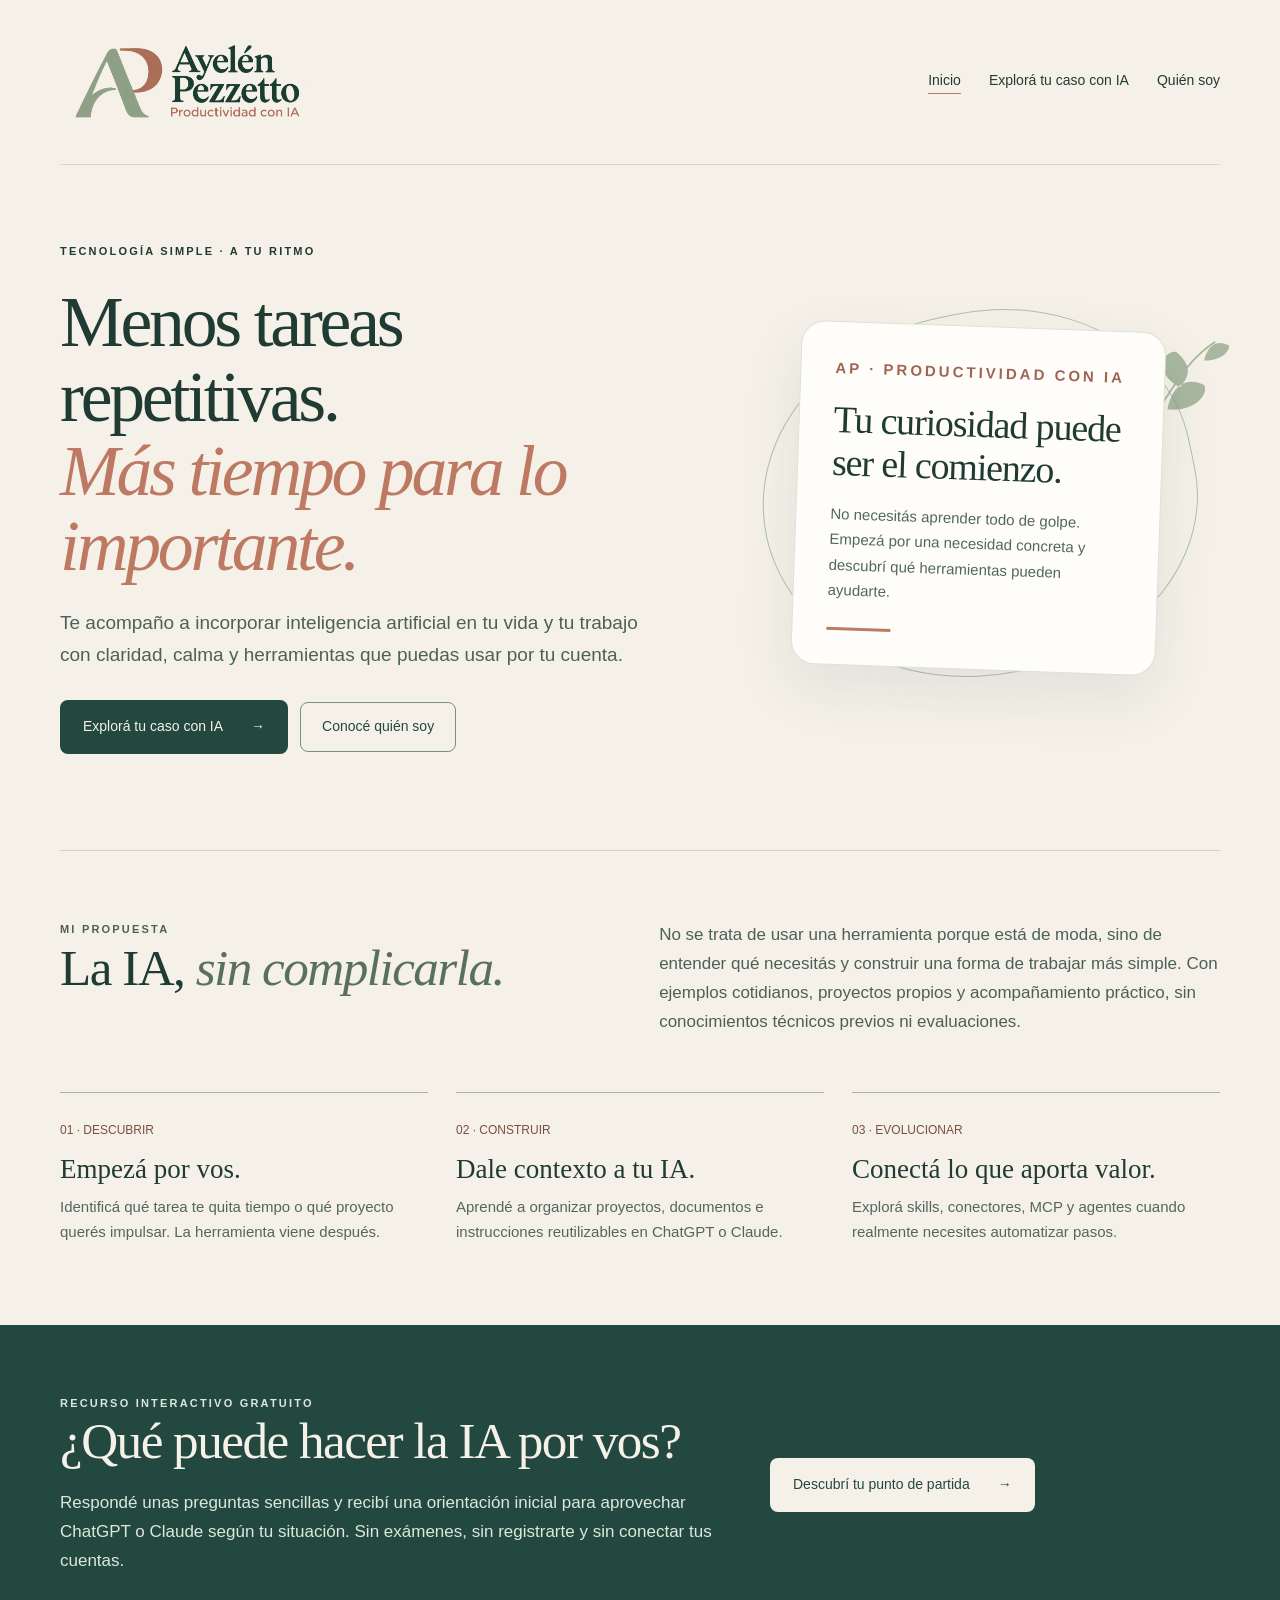
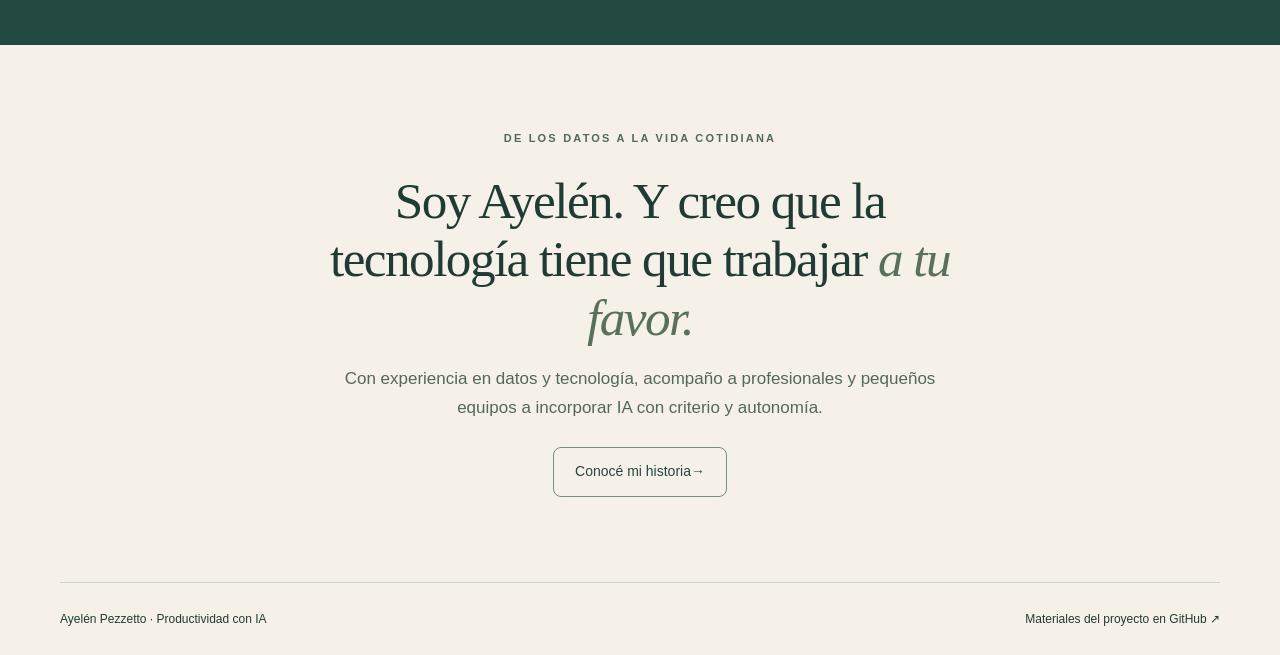
<file: docs/index.html>
<!doctype html>
<html lang="es-AR">
<head>
<meta charset="utf-8">
<meta name="viewport" content="width=device-width, initial-scale=1">
<meta name="theme-color" content="#23483F">
<meta name="description" content="AP Productividad con IA: herramientas simples para incorporar ChatGPT y Claude en tu vida y tu trabajo.">
<title>AP | Productividad con IA · Aprendé y explorá</title>
<link rel="stylesheet" href="assets/marca.css">
<style>
:root{--bosque:#23483f;--marfil:#f5f1e8;--salvia:#a8b6a0;--arcilla:#be7963}
.brand-logo{display:block;width:255px;max-width:100%;height:auto}
.home-hero{display:grid;grid-template-columns:1.12fr .88fr;gap:clamp(24px,5vw,70px);align-items:center;padding-block:78px 96px}
.home-hero h1{max-width:730px;margin-bottom:24px}
.home-hero h1 em{color:var(--arcilla)}
.home-hero .lead{max-width:580px;color:#4b6257;margin:0}
.home-actions{display:flex;flex-wrap:wrap;gap:12px;align-items:center;margin-top:30px}
.button{border-radius:8px;min-height:50px}
.home-outline{border:1px solid #769084;border-radius:8px;min-height:50px;padding:12px 21px;display:inline-flex;align-items:center;justify-content:center;text-decoration:none;font-size:14px;color:var(--bosque)}
.home-outline:hover{background:#e7eade}
.home-art{position:relative;min-height:380px;display:grid;place-items:center}
.home-art:before{content:"";position:absolute;inset:5px 24px 12px;border:1px solid #aec0af;border-radius:50% 48% 46% 52%;transform:rotate(-12deg)}
.art-card{position:relative;max-width:365px;background:#fffdfa;padding:34px;border:1px solid #dce2d7;border-radius:24px;box-shadow:0 23px 60px #23483f17;transform:rotate(2deg)}
.art-card .eyebrow{color:#9f6553;margin:0 0 18px}
.art-card h2{font-size:38px;margin:0 0 16px}
.art-card p{font-size:15px;color:#51685a;margin:0}
.art-card:after{content:"";display:block;width:64px;height:3px;background:var(--arcilla);margin-top:24px}
.sprig{position:absolute;right:0;top:5px;color:#8a9f83;opacity:.7;transform:rotate(19deg)}
.sprig svg{width:125px;height:175px}
.home-context{display:grid;grid-template-columns:1fr 1.05fr;gap:65px;padding-block:70px 35px;border-top:1px solid #23483f2d}
.home-context p{margin:0;color:#4c6056}
.home-steps{display:grid;grid-template-columns:repeat(3,1fr);gap:28px;padding:20px 0 80px}
.home-steps article{border-top:1px solid var(--salvia);padding-top:22px}
.home-steps h3{font-size:27px;margin:10px 0 8px}
.home-steps p{font-size:15px;line-height:1.7;color:#53675c;margin:0}
.home-feature{background:var(--bosque);color:var(--marfil)}
.feature-inner{display:grid;grid-template-columns:1.2fr .8fr;gap:35px;align-items:center;padding-block:70px}
.home-feature h2{color:var(--marfil);margin:0 0 18px}
.home-feature .eyebrow{color:#dce7dc}
.home-feature p{color:#dce8db;margin:0}
.home-feature .button{background:var(--marfil);color:var(--bosque);justify-content:center}
.home-feature .button:hover{background:#e4e9df}
.home-closing{text-align:center;padding-block:85px}
.home-closing h2{max-width:680px;margin:0 auto 18px}
.home-closing p{max-width:600px;margin:0 auto 24px;color:#53675c}
.home-footer{border-top:1px solid #23483f2d;padding-block:26px;display:flex;justify-content:space-between;gap:15px;align-items:center;font-size:12px}
.home-footer a{text-decoration:none}
@media(max-width:850px){.home-hero{grid-template-columns:1fr 1fr;gap:20px}.art-card{padding:24px}.art-card h2{font-size:30px}.home-art{min-height:330px}.home-context{gap:30px}}
@media(max-width:650px){.header{flex-direction:column;align-items:flex-start;gap:17px}.brand-logo{width:230px}.header nav{flex-wrap:wrap;gap:16px;justify-content:flex-start}.home-hero,.home-context,.feature-inner{grid-template-columns:1fr}.home-hero{padding-block:40px 45px}.home-hero h1{font-size:clamp(44px,10vw,62px)}.home-art{min-height:280px}.art-card{max-width:320px;padding:28px}.home-context{padding-block:47px 25px}.home-steps{grid-template-columns:1fr;gap:20px;padding-bottom:50px}.feature-inner{padding-block:52px;gap:20px}.home-closing{padding-block:55px}.home-footer{flex-direction:column;align-items:flex-start}}
</style>
</head>
<body>
<a class="skip" href="#contenido">Saltar al contenido</a>
<header class="header wrap">
  <a class="brand" href="index.html" aria-label="AP Productividad con IA · Inicio"><img class="brand-logo" src="assets/isologotipo-color.png" width="1930" height="815" alt="Ayelén Pezzetto · Productividad con IA"></a>
  <nav aria-label="Navegación principal"><a href="index.html" aria-current="page">Inicio</a><a href="explora-tu-caso-con-ia.html">Explorá tu caso con IA</a><a href="quien-soy.html">Quién soy</a></nav>
</header>
<main id="contenido">
<section class="home-hero wrap" aria-labelledby="titulo">
<div>
  <p class="eyebrow">TECNOLOGÍA SIMPLE · A TU RITMO</p>
  <h1 id="titulo">Menos tareas repetitivas.<br><em>Más tiempo para lo importante.</em></h1>
  <p class="lead">Te acompaño a incorporar inteligencia artificial en tu vida y tu trabajo con claridad, calma y herramientas que puedas usar por tu cuenta.</p>
  <div class="home-actions"><a class="button" href="explora-tu-caso-con-ia.html">Explorá tu caso con IA <span aria-hidden="true">→</span></a><a class="home-outline" href="quien-soy.html">Conocé quién soy</a></div>
</div>
<div class="home-art" aria-hidden="true">
  <div class="sprig"><svg viewBox="0 0 140 180" fill="none" xmlns="http://www.w3.org/2000/svg"><path d="M30 174 C85 128 67 58 108 7" stroke="currentColor" stroke-width="2"/><path d="M69 127C27 120 25 91 40 85c25-2 38 18 29 42ZM82 96C111 90 121 65 112 57c-26-3-33 17-30 39ZM87 68C53 63 56 35 70 32c20 7 25 20 17 36ZM103 31C119 26 127 14 124 6c-17-3-23 10-21 25Z" fill="currentColor"/></svg></div>
  <div class="art-card"><p class="eyebrow">AP · PRODUCTIVIDAD CON IA</p><h2>Tu curiosidad puede ser el comienzo.</h2><p>No necesitás aprender todo de golpe. Empezá por una necesidad concreta y descubrí qué herramientas pueden ayudarte.</p></div>
</div>
</section>
<section class="home-context wrap" aria-labelledby="propuesta">
  <div><p class="eyebrow">MI PROPUESTA</p><h2 id="propuesta">La IA, <em>sin complicarla.</em></h2></div>
  <div><p>No se trata de usar una herramienta porque está de moda, sino de entender qué necesitás y construir una forma de trabajar más simple. Con ejemplos cotidianos, proyectos propios y acompañamiento práctico, sin conocimientos técnicos previos ni evaluaciones.</p></div>
</section>
<section class="home-steps wrap" aria-label="Cómo empezar">
  <article><span class="number">01 · DESCUBRIR</span><h3>Empezá por vos.</h3><p>Identificá qué tarea te quita tiempo o qué proyecto querés impulsar. La herramienta viene después.</p></article>
  <article><span class="number">02 · CONSTRUIR</span><h3>Dale contexto a tu IA.</h3><p>Aprendé a organizar proyectos, documentos e instrucciones reutilizables en ChatGPT o Claude.</p></article>
  <article><span class="number">03 · EVOLUCIONAR</span><h3>Conectá lo que aporta valor.</h3><p>Explorá skills, conectores, MCP y agentes cuando realmente necesites automatizar pasos.</p></article>
</section>
<section class="home-feature" aria-labelledby="explorador">
 <div class="wrap feature-inner"><div><p class="eyebrow">RECURSO INTERACTIVO GRATUITO</p><h2 id="explorador">¿Qué puede hacer la IA por vos?</h2><p>Respondé unas preguntas sencillas y recibí una orientación inicial para aprovechar ChatGPT o Claude según tu situación. Sin exámenes, sin registrarte y sin conectar tus cuentas.</p></div><div><a class="button" href="explora-tu-caso-con-ia.html">Descubrí tu punto de partida <span aria-hidden="true">→</span></a></div></div>
</section>
<section class="home-closing wrap" aria-labelledby="conocer">
 <p class="eyebrow">DE LOS DATOS A LA VIDA COTIDIANA</p><h2 id="conocer">Soy Ayelén. Y creo que la tecnología tiene que trabajar <em>a tu favor.</em></h2><p>Con experiencia en datos y tecnología, acompaño a profesionales y pequeños equipos a incorporar IA con criterio y autonomía.</p><a class="home-outline" href="quien-soy.html">Conocé mi historia <span aria-hidden="true">→</span></a>
</section>
</main>
<footer class="home-footer wrap"><span>Ayelén Pezzetto · Productividad con IA</span><a href="https://github.com/ayepezzetto/ia-practica-profesionales" target="_blank" rel="noopener noreferrer">Materiales del proyecto en GitHub ↗</a></footer>
</body>
</html>
</file>
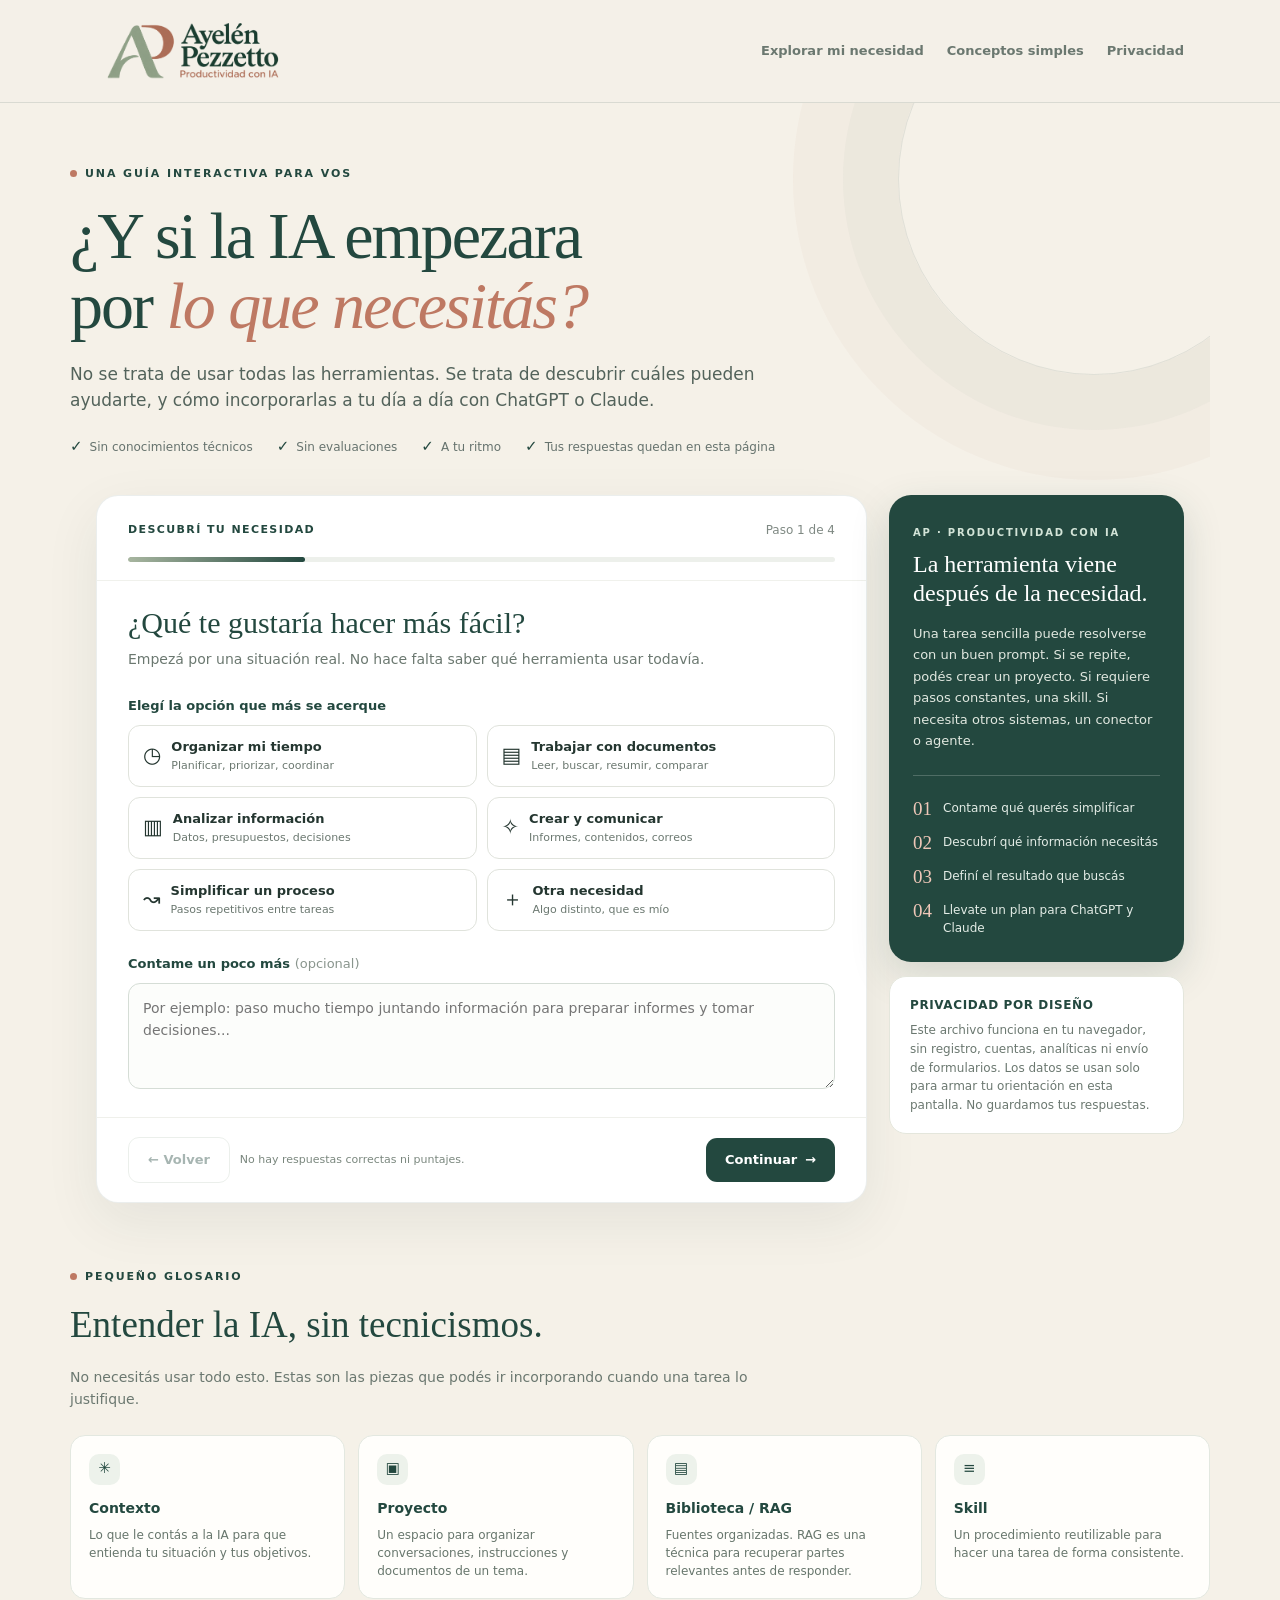
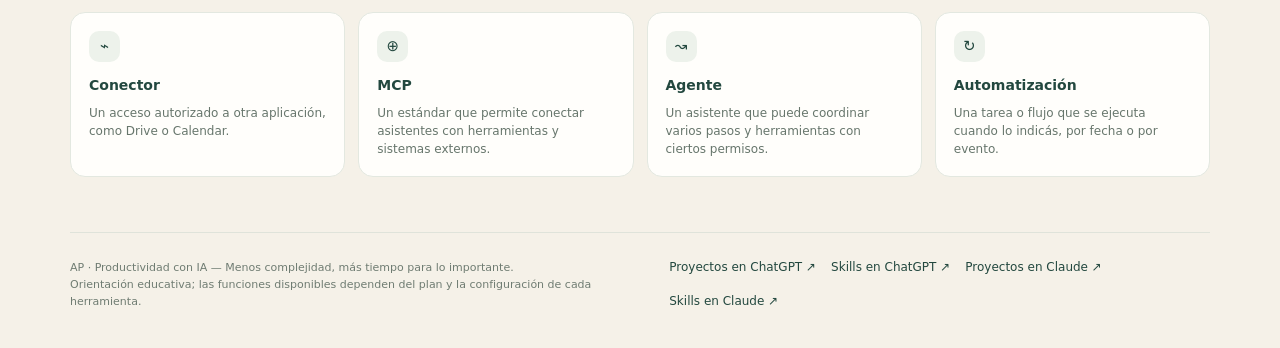
<file: docs/explora-tu-caso-con-ia.html>
<!DOCTYPE html>
<html lang="es-AR">
<head>
  <meta charset="UTF-8" />
  <meta name="viewport" content="width=device-width, initial-scale=1" />
  <meta name="description" content="Encontrá qué herramientas de inteligencia artificial te sirven según tus necesidades. Un recorrido interactivo de AP Productividad con IA, para ChatGPT y Claude." />
  <meta name="theme-color" content="#23483F" />
  <title>Explorá tu caso con IA | AP · Productividad con IA</title>
  <style>
    :root{--forest:#23483F;--forest2:#16342D;--ivory:#F5F1E8;--sage:#A8B6A0;--clay:#BE7963;--ink:#243630;--muted:#6B7870;--line:#E0E3DC;--white:#FFFFFF;--surface:#FBFAF6;--radius:22px;--shadow:0 18px 55px rgba(30,58,49,.075)}
    *{box-sizing:border-box} html{scroll-behavior:smooth} body{margin:0;background:var(--ivory);color:var(--ink);font-family:Inter,ui-sans-serif,system-ui,-apple-system,BlinkMacSystemFont,"Segoe UI",sans-serif;line-height:1.55;-webkit-font-smoothing:antialiased}
    button,input,textarea,select{font:inherit} button{cursor:pointer} button:focus-visible,input:focus-visible,textarea:focus-visible,a:focus-visible{outline:3px solid var(--clay);outline-offset:3px}
    .container{max-width:1140px;margin:auto;padding:0 26px}.topbar{border-bottom:1px solid rgba(35,72,63,.13);background:rgba(245,241,232,.94)}.nav{display:flex;justify-content:space-between;align-items:center;padding-top:17px;padding-bottom:17px;gap:15px}
    .brand{display:flex;align-items:center;gap:11px;text-decoration:none;color:var(--forest)}.brand-mark{position:relative;display:flex;flex:0 0 45px;align-items:center;justify-content:center;width:45px;height:45px;border:1.5px solid var(--forest);border-radius:14px;background:var(--forest);color:var(--sage);font-family:Georgia,serif;font-weight:bold;font-size:26px;letter-spacing:-4px;padding-right:4px}.brand-mark b{color:#E5B09B;font-weight:400}.brand-copy{display:flex;flex-direction:column;line-height:1.15}.brand-copy strong{font-family:Georgia,serif;letter-spacing:.2px;font-size:19px}.brand-copy small{font-size:10px;text-transform:uppercase;letter-spacing:1.6px;color:var(--muted);margin-top:4px}.navlinks{display:flex;gap:23px;align-items:center}.navlinks a{font-size:13px;text-decoration:none;color:var(--muted);font-weight:650}.navlinks a:hover{color:var(--forest)}
    .hero{padding:57px 0 36px;position:relative;overflow:hidden}.hero:after{content:"";position:absolute;right:-80px;top:-120px;width:390px;height:390px;border:1px solid rgba(35,72,63,.1);border-radius:50%;box-shadow:0 0 0 55px rgba(168,182,160,.08),0 0 0 105px rgba(190,121,99,.045);pointer-events:none}.eyebrow{display:inline-flex;align-items:center;gap:8px;letter-spacing:1.9px;text-transform:uppercase;color:var(--forest);font-size:11px;font-weight:760}.dot{width:7px;height:7px;background:var(--clay);border-radius:50%}.hero h1{font-family:Georgia,"Times New Roman",serif;font-weight:normal;color:var(--forest);font-size:clamp(40px,5.2vw,66px);line-height:1.06;letter-spacing:-2px;margin:16px 0 20px;max-width:810px}.hero h1 em{color:var(--clay);font-style:italic}.hero p{font-size:17px;color:#53635B;max-width:700px;margin:0}.hero-meta{display:flex;gap:24px;flex-wrap:wrap;margin-top:22px}.hero-meta span{font-size:12px;color:#66736E;display:flex;align-items:center;gap:7px}.hero-meta i{font-size:15px;color:var(--forest);font-style:normal}
    .workspace{display:grid;grid-template-columns:minmax(0,1fr) 295px;gap:22px;align-items:start;margin-bottom:55px}.panel{background:#fff;border:1px solid rgba(35,72,63,.09);border-radius:var(--radius);box-shadow:var(--shadow);overflow:hidden}.wizard-top{padding:25px 31px 15px;border-bottom:1px solid #F0F1EC}.step-header{display:flex;align-items:center;justify-content:space-between;gap:16px}.step-label{font-size:11px;color:var(--forest);letter-spacing:1.4px;text-transform:uppercase;font-weight:800}.step-count{color:#7F8983;font-size:12px}.progress{height:5px;border-radius:20px;background:#EDF0EB;overflow:hidden;margin:18px 0 3px}.progress-fill{height:100%;width:20%;background:linear-gradient(90deg,var(--sage),var(--forest));border-radius:20px;transition:width .25s ease}.wizard-body{padding:25px 31px 20px;min-height:430px}.step{display:none;animation:fadein .22s ease}.step.active{display:block}@keyframes fadein{from{opacity:.3;transform:translateY(5px)}to{opacity:1;transform:translateY(0)}}.step h2{font-family:Georgia,serif;font-size:30px;line-height:1.13;font-weight:400;margin:0 0 9px;color:var(--forest)}.intro{font-size:14px;color:var(--muted);margin:0 0 25px;max-width:660px}.field-label{display:block;font-size:13px;font-weight:760;margin:23px 0 9px;color:var(--forest)}.field-hint{display:block;margin:0 0 10px;font-size:12px;color:var(--muted)}.card-options{display:grid;grid-template-columns:repeat(2,minmax(0,1fr));gap:10px}.choice{border:1px solid var(--line);background:#fff;color:var(--ink);padding:13px 14px;text-align:left;border-radius:12px;display:flex;gap:10px;align-items:center;min-height:56px;transition:.15s}.choice:hover{border-color:var(--sage);background:#FBFCF9}.choice[aria-pressed="true"]{background:#EDF4ED;border-color:var(--forest);box-shadow:inset 0 0 0 1px var(--forest)}.choice .sym{font-size:21px;line-height:1}.choice span:last-child{font-size:13px;font-weight:610;line-height:1.25}.choice small{color:var(--muted);display:block;font-size:11px;margin-top:4px;font-weight:400}.textarea{width:100%;background:#FCFDFB;border:1px solid #D5DDD6;border-radius:12px;padding:14px;outline:none;resize:vertical;min-height:106px;color:var(--ink);font-size:14px}.textarea:focus{border-color:var(--forest)}.input{width:100%;background:#FCFDFB;border:1px solid #D5DDD6;border-radius:12px;padding:12px 14px;color:var(--ink);font-size:14px}.segmented{display:flex;flex-wrap:wrap;gap:8px}.pill{border:1px solid var(--line);background:#fff;padding:9px 13px;border-radius:30px;font-size:12px;color:var(--ink);font-weight:600}.pill:hover{border-color:var(--forest)}.pill[aria-pressed="true"]{background:var(--forest);color:white;border-color:var(--forest)}.note{background:#F4F7F2;padding:12px 14px;border-left:3px solid var(--sage);border-radius:5px 10px 10px 5px;font-size:12px;color:#526559;margin:20px 0 3px}.field-error{font-size:12px;color:#AE5C49;margin:12px 0;display:none}.field-error.visible{display:block}.wizard-foot{padding:19px 31px;border-top:1px solid #EFF0EB;display:flex;justify-content:space-between;align-items:center;gap:10px}.foot-hint{font-size:11px;color:#7A877E}.btn{border:0;border-radius:11px;padding:12px 19px;font-size:13px;font-weight:750;display:inline-flex;align-items:center;justify-content:center;gap:8px;text-decoration:none;transition:transform .1s,background .2s}.btn:active{transform:translateY(1px)}.primary{background:var(--forest);color:#fff}.primary:hover{background:var(--forest2)}.secondary{color:var(--forest);background:#EDF1EB}.secondary:hover{background:#E0E8DF}.outlined{border:1px solid #CED8CE;background:#fff;color:var(--forest)}.outlined:hover{background:#F3F6F0}.btn:disabled{opacity:.4;cursor:not-allowed}.next{margin-left:auto}.side{position:sticky;top:18px}.side-panel{padding:24px;border-radius:var(--radius);background:var(--forest);color:#fff;box-shadow:0 13px 38px rgba(35,72,63,.17)}.side-title{font-family:Georgia,serif;font-size:24px;font-weight:400;line-height:1.2;margin:7px 0 15px}.side-panel p{font-size:13px;color:#E1E8E0;line-height:1.65;margin:0}.tiny-label{font-size:10px;letter-spacing:1.8px;text-transform:uppercase;color:#D3E4D8;font-weight:800}.side-divider{height:1px;background:rgba(255,255,255,.2);margin:23px 0}.side-list{display:grid;gap:15px}.side-row{display:flex;gap:11px;font-size:12px;align-items:flex-start;color:#E3ECE6}.side-num{flex:none;color:#EFC7B8;font-family:Georgia,serif;font-size:19px;line-height:1}.side-light{background:#fff;border:1px solid #E4E6DC;padding:19px 20px;border-radius:17px;margin-top:14px}.side-light h3{color:var(--forest);font-size:12px;letter-spacing:.6px;margin:0 0 7px}.side-light p{margin:0;font-size:12px;color:var(--muted)}
    .result{display:none}.result.visible{display:block}.result-head{background:linear-gradient(140deg,var(--forest),#325A4F);color:white;padding:32px 32px 27px}.result-head .eyebrow{color:#D9E5D8}.result-head h2{font-family:Georgia,serif;font-size:37px;line-height:1.13;font-weight:400;margin:10px 0 9px}.result-head p{color:#DFE9E2;margin:0;font-size:14px}.result-body{padding:28px 30px 30px}.section-eyebrow{letter-spacing:1.5px;font-size:10px;color:#6D8274;text-transform:uppercase;font-weight:800}.lead{font-family:Georgia,serif;font-size:24px;color:var(--forest);font-weight:400;margin:7px 0 10px}.reasons{font-size:13px;color:#5E7066;margin:0 0 24px}.path{display:grid;grid-template-columns:repeat(3,minmax(0,1fr));gap:10px;margin:12px 0 17px}.path-item{border:1px solid #DDE6DD;border-radius:14px;padding:14px 12px;background:#FBFCFA;min-height:128px}.path-item .order{font-size:10px;font-weight:800;color:var(--clay);letter-spacing:1px}.path-item b{display:block;font-size:13px;color:var(--forest);margin:4px 0 6px}.path-item small{font-size:11px;color:#67756C;line-height:1.4;display:block}.path-item.active-path{background:#F0F6F0;border-color:var(--sage)}.path-item.later{border-style:dashed;background:#fff}.path-item.later b{color:#697B6F}.callout{border:1px solid #E4E5DD;border-radius:13px;background:var(--ivory);padding:17px 19px;margin:18px 0;font-size:13px;color:#45584C}.callout b{color:var(--forest)}.callout p{margin:5px 0 0}.divider{border:none;border-top:1px solid #E9EDE6;margin:26px 0}.tabbar{display:flex;gap:8px;border-bottom:1px solid var(--line);margin:18px 0 0}.tab{border:0;background:transparent;color:#7E8B81;border-bottom:2px solid transparent;padding:11px 17px 12px;font-size:13px;font-weight:750}.tab[aria-selected="true"]{border-bottom-color:var(--forest);color:var(--forest)}.platform-content{display:none;padding:19px 0 5px}.platform-content.active{display:block}.platform-content h4{font-size:15px;color:var(--forest);margin:0 0 10px}.platform-content ol{margin:0;padding-left:21px;color:#53665B;font-size:13px}.platform-content li{margin-bottom:9px}.mini-info{font-size:11px;color:#68796F;margin-top:12px}.prompt-card{background:#F7F8F4;border:1px solid #E1E7DD;border-radius:14px;padding:16px;margin-top:20px}.prompt-head{display:flex;justify-content:space-between;gap:10px;align-items:center;margin-bottom:11px}.prompt-head b{font-size:13px;color:var(--forest)}.prompt-text{white-space:pre-wrap;word-break:break-word;color:#485A4E;font-size:12px;line-height:1.65;max-height:250px;overflow:auto;margin:0;padding:0 3px 0 0}.copy{font-size:12px;padding:8px 12px}.result-actions{display:flex;flex-wrap:wrap;gap:10px;margin-top:25px}.tips-grid{display:grid;grid-template-columns:1fr 1fr;gap:13px;margin-top:12px}.tip-box{padding:15px;background:#FAFAF6;border:1px solid #E7E8DE;border-radius:13px}.tip-box b{font-size:13px;color:var(--forest)}.tip-box p{font-size:12px;color:var(--muted);margin:6px 0 0}.concepts{padding:5px 0 55px}.section-title{font-family:Georgia,serif;color:var(--forest);font-weight:400;font-size:37px;margin:8px 0 10px}.section-desc{color:var(--muted);font-size:14px;max-width:690px}.concept-grid{display:grid;grid-template-columns:repeat(4,1fr);gap:13px;margin-top:24px}.concept{background:#FFFEFB;border:1px solid #E3E8E0;border-radius:15px;padding:18px;min-height:153px}.concept .concept-icon{width:31px;height:31px;border-radius:10px;background:#EDF2EB;color:var(--forest);display:grid;place-items:center;font-size:15px;margin-bottom:11px}.concept strong{font-size:14px;color:var(--forest)}.concept p{font-size:12px;line-height:1.5;color:#67766C;margin:6px 0 0}.bottom{border-top:1px solid #DFE3DA;padding:25px 0 38px;display:flex;justify-content:space-between;gap:20px;align-items:center}.bottom small{color:#6F7C72;font-size:11px}.bottom a{color:var(--forest);text-decoration:none;font-size:12px}.bottom .sources{display:flex;gap:15px;flex-wrap:wrap}.sr-only{position:absolute!important;width:1px;height:1px;padding:0;margin:-1px;overflow:hidden;clip:rect(0,0,0,0);white-space:nowrap;border:0}
    @media(max-width:900px){.workspace{grid-template-columns:1fr}.side{position:static;display:grid;grid-template-columns:1fr 1fr;gap:13px}.side-light{margin-top:0}.side-panel{padding:20px}.concept-grid{grid-template-columns:repeat(2,1fr)}}
    @media(max-width:600px){.container{padding:0 17px}.navlinks{gap:12px}.navlinks a:nth-child(2){display:none}.hero{padding:38px 0 26px}.hero h1{font-size:42px;letter-spacing:-1.4px}.hero p{font-size:15px}.hero-meta{gap:12px}.workspace{gap:13px;margin-bottom:36px}.wizard-top{padding:19px 20px 11px}.wizard-body{padding:22px 19px 18px;min-height:390px}.wizard-foot{padding:15px 18px}.step h2{font-size:27px}.card-options{grid-template-columns:1fr}.choice{min-height:51px}.side{display:block}.side-light{margin-top:12px}.result-head{padding:24px 20px}.result-head h2{font-size:30px}.result-body{padding:20px 17px}.path{grid-template-columns:1fr}.path-item{min-height:auto}.tips-grid{grid-template-columns:1fr}.concept-grid{grid-template-columns:1fr 1fr;gap:9px}.concept{padding:13px;min-height:155px}.section-title{font-size:31px}.bottom{flex-direction:column;align-items:start}.foot-hint{display:none}}
    @media(prefers-reduced-motion:reduce){*,*::before,*::after{animation:none!important;transition:none!important;scroll-behavior:auto!important}}
    @media print{.navlinks,.wizard-foot,.side,.concepts,.bottom,.result-actions,.prompt-head button,.tabbar{display:none!important}.hero{padding:15px 0}.workspace{display:block}.wizard{display:none}.result{display:block!important}.platform-content{display:block!important}.result-head{background:#fff;color:#23483F}.result-head p{color:#52665B}.result-body{padding:0}.prompt-text{max-height:none}.path{grid-template-columns:repeat(3,1fr)}}
  
    /* Isologotipo oficial AP: mismo recurso usado en Quién soy. */
    .brand-logo{display:block;width:209px;height:auto;max-height:82px;object-fit:contain;object-position:left center}
    .topbar .nav{padding-top:10px;padding-bottom:10px}
    @media(max-width:650px){.brand-logo{width:155px;max-height:63px}.navlinks{gap:9px}.navlinks a{font-size:11px}}
  </style>
</head>
<body>
  <header class="topbar">
    <div class="container nav">
      <a href="index.html" class="brand" aria-label="Volver al inicio de AP Productividad con IA"><img class="brand-logo" src="assets/isologotipo-color.png" width="1930" height="815" alt="Ayelén Pezzetto · Productividad con IA" /></a>
      <nav class="navlinks" aria-label="Navegación"><a href="#explorar">Explorar mi necesidad</a><a href="#conceptos">Conceptos simples</a><a href="#privacidad">Privacidad</a></nav>
    </div>
  </header>
  <main id="inicio">
    <section class="hero container">
      <div class="eyebrow"><span class="dot"></span> UNA GUÍA INTERACTIVA PARA VOS</div>
      <h1>¿Y si la IA empezara<br/>por <em>lo que necesitás?</em></h1>
      <p>No se trata de usar todas las herramientas. Se trata de descubrir cuáles pueden ayudarte, y cómo incorporarlas a tu día a día con ChatGPT o Claude.</p>
      <div class="hero-meta"><span><i>✓</i> Sin conocimientos técnicos</span><span><i>✓</i> Sin evaluaciones</span><span><i>✓</i> A tu ritmo</span><span><i>✓</i> Tus respuestas quedan en esta página</span></div>
    </section>
    <section class="workspace container" id="explorar" aria-label="Explorador de necesidades">
      <div class="panel wizard" id="wizardPanel">
        <div class="wizard-top"><div class="step-header"><span class="step-label" id="stageTitle">DESCUBRÍ TU NECESIDAD</span><span class="step-count" id="stepCount">Paso 1 de 4</span></div><div class="progress" role="progressbar" aria-label="Progreso del recorrido" aria-valuemin="0" aria-valuemax="4" aria-valuenow="1" id="progress"><div class="progress-fill" id="progressFill"></div></div></div>
        <div class="wizard-body">
          <section class="step active" data-step="0">
            <h2>¿Qué te gustaría hacer más fácil?</h2><p class="intro">Empezá por una situación real. No hace falta saber qué herramienta usar todavía.</p>
            <label class="field-label">Elegí la opción que más se acerque</label>
            <div class="card-options" id="needChoices" role="group" aria-label="Tipo de necesidad">
              <button type="button" class="choice" data-field="need" data-value="organizar" aria-pressed="false"><span class="sym">◷</span><span>Organizar mi tiempo<small>Planificar, priorizar, coordinar</small></span></button>
              <button type="button" class="choice" data-field="need" data-value="documentos" aria-pressed="false"><span class="sym">▤</span><span>Trabajar con documentos<small>Leer, buscar, resumir, comparar</small></span></button>
              <button type="button" class="choice" data-field="need" data-value="analizar" aria-pressed="false"><span class="sym">▥</span><span>Analizar información<small>Datos, presupuestos, decisiones</small></span></button>
              <button type="button" class="choice" data-field="need" data-value="comunicar" aria-pressed="false"><span class="sym">✧</span><span>Crear y comunicar<small>Informes, contenidos, correos</small></span></button>
              <button type="button" class="choice" data-field="need" data-value="procesos" aria-pressed="false"><span class="sym">↝</span><span>Simplificar un proceso<small>Pasos repetitivos entre tareas</small></span></button>
              <button type="button" class="choice" data-field="need" data-value="otro" aria-pressed="false"><span class="sym">＋</span><span>Otra necesidad<small>Algo distinto, que es mío</small></span></button>
            </div>
            <label class="field-label" for="taskDescription">Contame un poco más <span style="font-weight:400;color:#89958D">(opcional)</span></label>
            <textarea id="taskDescription" class="textarea" placeholder="Por ejemplo: paso mucho tiempo juntando información para preparar informes y tomar decisiones..."></textarea>
          </section>
          <section class="step" data-step="1">
            <h2>¿Cómo es esa tarea hoy?</h2><p class="intro">Esto nos ayuda a saber si alcanza con una conversación o si conviene crear un proyecto y reutilizar instrucciones.</p>
            <span class="field-label">¿Cada cuánto aparece?</span><div class="segmented" id="frequencyChoices" role="group" aria-label="Frecuencia"><button class="pill" data-field="frequency" data-value="una" aria-pressed="false">Una vez</button><button class="pill" data-field="frequency" data-value="ocasional" aria-pressed="false">A veces</button><button class="pill" data-field="frequency" data-value="semanal" aria-pressed="false">Cada semana</button><button class="pill" data-field="frequency" data-value="diaria" aria-pressed="false">Casi todos los días</button></div>
            <span class="field-label">¿Dónde está la información? <span style="font-weight:400;color:#89958D">(podés elegir varias)</span></span><div class="segmented" id="sourceChoices" role="group" aria-label="Fuentes de información"><button class="pill" data-multi="sources" data-value="mente" aria-pressed="false">En mi cabeza / mis notas</button><button class="pill" data-multi="sources" data-value="archivos" aria-pressed="false">PDF, Word, planillas</button><button class="pill" data-multi="sources" data-value="apps" aria-pressed="false">Drive, Gmail, Calendar y otras</button><button class="pill" data-multi="sources" data-value="web" aria-pressed="false">En sitios de internet</button></div>
            <span class="field-label">¿Hay información privada o confidencial?</span><div class="segmented" id="privacyChoices" role="group" aria-label="Privacidad"><button class="pill" data-field="privacy" data-value="baja" aria-pressed="false">No especialmente</button><button class="pill" data-field="privacy" data-value="media" aria-pressed="false">Quizás</button><button class="pill" data-field="privacy" data-value="alta" aria-pressed="false">Sí, datos sensibles</button></div>
            <div class="note">Un ejemplo ficticio es siempre un buen punto de partida. Más adelante decidís qué información real querés conectar y bajo qué permisos.</div>
          </section>
          <section class="step" data-step="2">
            <h2>¿Qué te gustaría recibir de la IA?</h2><p class="intro">Hay una gran diferencia entre pedir una recomendación, producir un archivo o permitir que un agente realice acciones.</p>
            <div class="card-options" id="outcomeChoices" role="group" aria-label="Resultado deseado"><button class="choice" data-field="outcome" data-value="orientar" aria-pressed="false"><span class="sym">☰</span><span>Ideas y respuestas<small>Una conversación útil</small></span></button><button class="choice" data-field="outcome" data-value="entregable" aria-pressed="false"><span class="sym">▦</span><span>Un resultado concreto<small>Resumen, informe, planilla</small></span></button><button class="choice" data-field="outcome" data-value="acciones" aria-pressed="false"><span class="sym">↗</span><span>Que haga varios pasos<small>Leer, comparar, preparar, guardar</small></span></button><button class="choice" data-field="outcome" data-value="automatico" aria-pressed="false"><span class="sym">↻</span><span>Que se repita solo<small>Por fecha o cuando sucede algo</small></span></button></div>
            <span class="field-label">¿Cómo preferís mantener el control?</span><div class="segmented" id="controlChoices" role="group" aria-label="Nivel de control"><button class="pill" data-field="control" data-value="revisar" aria-pressed="false">Quiero revisar cada resultado</button><button class="pill" data-field="control" data-value="aprobar" aria-pressed="false">Que me pida permiso antes de actuar</button><button class="pill" data-field="control" data-value="explorar" aria-pressed="false">Primero quiero ver cómo funciona</button></div>
            <div class="note">Para comunicaciones, contratos, finanzas o cambios en sistemas, es recomendable conservar una revisión humana y permisos limitados.</div>
          </section>
          <section class="step" data-step="3">
            <h2>¿Por dónde te gustaría empezar?</h2><p class="intro">Te voy a mostrar un camino para las dos plataformas. Elegí cuál querés explorar primero.</p>
            <span class="field-label">Plataforma que te interesa</span><div class="card-options" role="group" aria-label="Plataforma preferida"><button class="choice" data-field="platform" data-value="both" aria-pressed="true"><span class="sym">✳</span><span>Las dos<small>Comparar ChatGPT y Claude</small></span></button><button class="choice" data-field="platform" data-value="chatgpt" aria-pressed="false"><span class="sym">◉</span><span>ChatGPT primero<small>Después miro Claude</small></span></button><button class="choice" data-field="platform" data-value="claude" aria-pressed="false"><span class="sym">✦</span><span>Claude primero<small>Después miro ChatGPT</small></span></button><button class="choice" data-field="platform" data-value="unsure" aria-pressed="false"><span class="sym">?</span><span>No sé todavía<small>Mostrame ambos caminos</small></span></button></div>
            <span class="field-label">¿Qué ritmo te resulta cómodo?</span><div class="segmented" role="group" aria-label="Ritmo para empezar"><button class="pill" data-field="pace" data-value="simple" aria-pressed="true">Algo simple para hoy</button><button class="pill" data-field="pace" data-value="guiado" aria-pressed="false">Paso a paso</button><button class="pill" data-field="pace" data-value="avanzado" aria-pressed="false">Quiero explorar agentes</button></div>
            <label class="field-label" for="projectName">¿Cómo llamarías a tu proyecto? <span style="font-weight:400;color:#89958D">(opcional)</span></label><input class="input" id="projectName" maxlength="80" placeholder="Ejemplo: Mi sistema de productividad" />
            <div class="note">No hace falta contratar nada ni conectar cuentas ahora. Primero diseñamos una prueba sencilla y segura.</div>
          </section>
          <div class="field-error" id="formError" role="alert">Elegí al menos una opción para continuar.</div>
        </div>
        <div class="wizard-foot"><button type="button" id="backBtn" class="btn outlined" disabled>← Volver</button><span class="foot-hint">No hay respuestas correctas ni puntajes.</span><button type="button" id="nextBtn" class="btn primary next">Continuar <span aria-hidden="true">→</span></button></div>
      </div>
      <div class="panel result" id="resultPanel" aria-live="polite" aria-label="Orientación personalizada">
        <div class="result-head"><span class="eyebrow"><span class="dot"></span> TU MAPA PERSONAL</span><h2>Una forma de empezar,<br/>a tu manera.</h2><p id="resultSubtitle">Este es un punto de partida, no una receta cerrada.</p></div>
        <div class="result-body">
          <div class="section-eyebrow">RECOMENDACIÓN PARA TU NECESIDAD</div><h3 class="lead" id="resultLead"></h3><p class="reasons" id="resultReasons"></p>
          <div class="section-eyebrow">TU CAMINO, SIN COMPLICARLO</div><div class="path" id="pathCards"></div>
          <div class="callout" id="safetyCallout"></div>
          <hr class="divider"/>
          <div class="section-eyebrow">DE LA IDEA A LA PRÁCTICA</div><h3 class="lead" style="font-size:25px">¿Cómo lo armarías en cada plataforma?</h3>
          <div class="tabbar" role="tablist" aria-label="Comparar plataformas"><button type="button" class="tab" id="tab-chatgpt" role="tab" aria-controls="content-chatgpt" aria-selected="true" data-tab="chatgpt">ChatGPT</button><button type="button" class="tab" id="tab-claude" role="tab" aria-controls="content-claude" aria-selected="false" data-tab="claude">Claude</button></div>
          <section class="platform-content active" id="content-chatgpt" role="tabpanel" aria-labelledby="tab-chatgpt"><h4>Tu recorrido en ChatGPT</h4><ol id="chatgptSteps"></ol><p class="mini-info" id="chatgptCaveat"></p><div class="prompt-card"><div class="prompt-head"><b>Instrucción para conversar con ChatGPT</b><button type="button" class="btn secondary copy" data-copy="chatgpt">Copiar ↗</button></div><pre class="prompt-text" id="promptChatgpt"></pre></div><p class="mini-info"><a href="https://chatgpt.com/" target="_blank" rel="noopener noreferrer">Abrir ChatGPT ↗</a> · Se abre por separado; este sitio no le envía tus datos.</p></section>
          <section class="platform-content" id="content-claude" role="tabpanel" aria-labelledby="tab-claude" hidden><h4>Tu recorrido en Claude</h4><ol id="claudeSteps"></ol><p class="mini-info" id="claudeCaveat"></p><div class="prompt-card"><div class="prompt-head"><b>Instrucción para conversar con Claude</b><button type="button" class="btn secondary copy" data-copy="claude">Copiar ↗</button></div><pre class="prompt-text" id="promptClaude"></pre></div><p class="mini-info"><a href="https://claude.ai/" target="_blank" rel="noopener noreferrer">Abrir Claude ↗</a> · Se abre por separado; este sitio no le envía tus datos.</p></section>
          <hr class="divider"/>
          <div class="section-eyebrow">HACERLO PARTE DE TU DÍA A DÍA</div><h3 class="lead" style="font-size:24px">Un hábito de 10 minutos</h3><div class="tips-grid"><div class="tip-box"><b>Hoy · Elegí una tarea pequeña</b><p id="habitNow">Probá un solo caso con información de ejemplo.</p></div><div class="tip-box"><b>Esta semana · Reutilizá lo útil</b><p>Volvé al mismo proyecto, mejorá sus instrucciones y guardá lo que funciona.</p></div></div>
          <div class="result-actions"><button type="button" class="btn primary" id="downloadBtn">↓ Guardar mi mapa (.txt)</button><button type="button" class="btn outlined" id="printBtn">▣ Imprimir / PDF</button><button type="button" class="btn outlined" id="restartBtn">↺ Explorar otro caso</button></div>
        </div>
      </div>
      <aside class="side" aria-label="Ayuda del recorrido">
        <div class="side-panel"><span class="tiny-label">AP · productividad con IA</span><h2 class="side-title">La herramienta viene después de la necesidad.</h2><p>Una tarea sencilla puede resolverse con un buen prompt. Si se repite, podés crear un proyecto. Si requiere pasos constantes, una skill. Si necesita otros sistemas, un conector o agente.</p><div class="side-divider"></div><div class="side-list"><div class="side-row"><span class="side-num">01</span><span>Contame qué querés simplificar</span></div><div class="side-row"><span class="side-num">02</span><span>Descubrí qué información necesitás</span></div><div class="side-row"><span class="side-num">03</span><span>Definí el resultado que buscás</span></div><div class="side-row"><span class="side-num">04</span><span>Llevate un plan para ChatGPT y Claude</span></div></div></div>
        <div class="side-light" id="privacidad"><h3>PRIVACIDAD POR DISEÑO</h3><p>Este archivo funciona en tu navegador, sin registro, cuentas, analíticas ni envío de formularios. Los datos se usan solo para armar tu orientación en esta pantalla. No guardamos tus respuestas.</p></div>
      </aside>
    </section>
    <section class="concepts container" id="conceptos"><div class="eyebrow"><span class="dot"></span> PEQUEÑO GLOSARIO</div><h2 class="section-title">Entender la IA, sin tecnicismos.</h2><p class="section-desc">No necesitás usar todo esto. Estas son las piezas que podés ir incorporando cuando una tarea lo justifique.</p><div class="concept-grid">
      <div class="concept"><span class="concept-icon">✳</span><strong>Contexto</strong><p>Lo que le contás a la IA para que entienda tu situación y tus objetivos.</p></div>
      <div class="concept"><span class="concept-icon">▣</span><strong>Proyecto</strong><p>Un espacio para organizar conversaciones, instrucciones y documentos de un tema.</p></div>
      <div class="concept"><span class="concept-icon">▤</span><strong>Biblioteca / RAG</strong><p>Fuentes organizadas. RAG es una técnica para recuperar partes relevantes antes de responder.</p></div>
      <div class="concept"><span class="concept-icon">≡</span><strong>Skill</strong><p>Un procedimiento reutilizable para hacer una tarea de forma consistente.</p></div>
      <div class="concept"><span class="concept-icon">⌁</span><strong>Conector</strong><p>Un acceso autorizado a otra aplicación, como Drive o Calendar.</p></div>
      <div class="concept"><span class="concept-icon">⊕</span><strong>MCP</strong><p>Un estándar que permite conectar asistentes con herramientas y sistemas externos.</p></div>
      <div class="concept"><span class="concept-icon">↝</span><strong>Agente</strong><p>Un asistente que puede coordinar varios pasos y herramientas con ciertos permisos.</p></div>
      <div class="concept"><span class="concept-icon">↻</span><strong>Automatización</strong><p>Una tarea o flujo que se ejecuta cuando lo indicás, por fecha o por evento.</p></div>
    </div></section>
  </main>
  <footer class="container bottom"><small>AP · Productividad con IA — Menos complejidad, más tiempo para lo importante. <br/>Orientación educativa; las funciones disponibles dependen del plan y la configuración de cada herramienta.</small><div class="sources"><a href="https://help.openai.com/es-419/articles/10169521-projects-in-chatgpt" target="_blank" rel="noopener noreferrer">Proyectos en ChatGPT ↗</a><a href="https://help.openai.com/en/articles/20001066-skills-in-chatgpt" target="_blank" rel="noopener noreferrer">Skills en ChatGPT ↗</a><a href="https://support.claude.com/es/articles/9519177-como-puedo-crear-y-gestionar-proyectos" target="_blank" rel="noopener noreferrer">Proyectos en Claude ↗</a><a href="https://support.claude.com/es/articles/12512180-usar-habilidades-en-claude" target="_blank" rel="noopener noreferrer">Skills en Claude ↗</a></div></footer>
  <div class="sr-only" role="status" aria-live="polite" id="announcer"></div>
  <script>
  (()=>{
    'use strict';
    const s={need:'',desc:'',frequency:'',sources:[],privacy:'',outcome:'',control:'',platform:'both',pace:'simple',projectName:''};
    let step=0,plan=null,activeTab='chatgpt';
    const $=id=>document.getElementById(id);
    const labels={organizar:'organizar y priorizar tu tiempo',documentos:'consultar y trabajar con documentos',analizar:'analizar información y tomar decisiones',comunicar:'crear materiales y comunicaciones',procesos:'simplificar un proceso con varios pasos',otro:'resolver tu necesidad particular'};
    const names={organizar:'Mi organización inteligente',documentos:'Mi biblioteca y análisis',analizar:'Mi análisis y decisiones',comunicar:'Mi comunicación y contenidos',procesos:'Mi flujo de trabajo',otro:'Mi proyecto de productividad'};
    const safe=t=>String(t??'').replace(/[&<>"']/g,c=>({'&':'&amp;','<':'&lt;','>':'&gt;','"':'&quot;',"'":'&#39;'}[c]));
    function announce(msg){$('announcer').textContent=msg;}
    function sync(){document.querySelectorAll('[data-field]').forEach(el=>{let field=el.dataset.field;el.setAttribute('aria-pressed',String(s[field]===el.dataset.value));});document.querySelectorAll('[data-multi]').forEach(el=>el.setAttribute('aria-pressed',String(s[el.dataset.multi].includes(el.dataset.value))));}
    document.addEventListener('click',e=>{
      const one=e.target.closest('[data-field]');const multi=e.target.closest('[data-multi]');
      if(one){s[one.dataset.field]=one.dataset.value;sync();$('formError').classList.remove('visible');}
      if(multi){const arr=s[multi.dataset.multi],v=multi.dataset.value;if(arr.includes(v))s[multi.dataset.multi]=arr.filter(x=>x!==v);else s[multi.dataset.multi]=[...arr,v];sync();$('formError').classList.remove('visible');}
    });
    $('taskDescription').addEventListener('input',e=>s.desc=e.target.value.trim());
    $('projectName').addEventListener('input',e=>s.projectName=e.target.value.trim());
    function renderStep(){document.querySelectorAll('.step').forEach((el,i)=>{el.classList.toggle('active',i===step);});$('stageTitle').textContent=['DESCUBRÍ TU NECESIDAD','CÓMO TRABAJÁS','QUÉ QUERÉS CONSEGUIR','TU FORMA DE EMPEZAR'][step];$('stepCount').textContent=`Paso ${step+1} de 4`;$('progressFill').style.width=`${(step+1)*25}%`;$('progress').setAttribute('aria-valuenow',String(step+1));$('backBtn').disabled=step===0;$('nextBtn').innerHTML=step===3?'Ver mi orientación <span aria-hidden="true">→</span>':'Continuar <span aria-hidden="true">→</span>';$('formError').classList.remove('visible');sync();}
    function validate(){return step===0?!!s.need:step===1?!!s.frequency&&s.sources.length>0&&!!s.privacy:step===2?!!s.outcome&&!!s.control:true;}
    $('nextBtn').addEventListener('click',()=>{if(!validate()){$('formError').classList.add('visible');announce('Elegí al menos una opción en cada pregunta de este paso.');return;}if(step<3){step++;renderStep();$('wizardPanel').scrollIntoView({behavior:'smooth',block:'start'});}else{plan=buildPlan();renderResult();}});
    $('backBtn').addEventListener('click',()=>{if(step>0){step--;renderStep();$('wizardPanel').scrollIntoView({behavior:'smooth',block:'start'});}});
    function buildPlan(){
      const recurring=['semanal','diaria'].includes(s.frequency), repeated=s.frequency!=='una',files=s.sources.includes('archivos'),apps=s.sources.includes('apps'),web=s.sources.includes('web'),sensitive=s.privacy==='alta',action=['acciones','automatico'].includes(s.outcome),auto=s.outcome==='automatico',output=s.outcome!=='orientar';
      const wantProject=recurring||files||apps||s.need==='documentos'||s.need==='procesos'||output;
      const wantSkill=repeated&&(s.need==='procesos'||s.need==='analizar'||s.need==='comunicar'||output);
      const wantConnector=apps&&(action||repeated);
      const wantAgent=action||(s.need==='procesos'&&output);
      const title=s.projectName||names[s.need];
      const steps=[];
      steps.push({num:'01',title:'Conversá y definí el contexto',detail:'Un caso pequeño, con una instrucción clara.',cls:'active-path'});
      if(wantProject)steps.push({num:'02',title:'Creá un proyecto',detail:'Guardá instrucciones, chats y fuentes del tema.',cls:'active-path'});
      if(files)steps.push({num:String(steps.length+1).padStart(2,'0'),title:'Sumá tus documentos',detail:'Pedí referencias; no asumas que todo es un RAG.',cls:'active-path'});
      if(wantSkill)steps.push({num:String(steps.length+1).padStart(2,'0'),title:'Documentá una skill',detail:'Cuando los pasos se repiten, hacelos reutilizables.',cls:'active-path'});
      if(wantConnector)steps.push({num:String(steps.length+1).padStart(2,'0'),title:'Explorá conectores',detail:'Solo con los permisos que realmente se necesitan.',cls:'later'});
      if(wantAgent)steps.push({num:String(steps.length+1).padStart(2,'0'),title:'Probá un agente',detail:'Varios pasos, primero supervisados.',cls:'later'});
      if(auto)steps.push({num:String(steps.length+1).padStart(2,'0'),title:'Evaluá automatizar',detail:'Evento o calendario, después de probar el flujo.',cls:'later'});
      if(steps.length===1)steps.push({num:'02',title:'Reutilizá tu instrucción',detail:'Guardala para la próxima vez que te sirva.',cls:'later'});
      const lead=wantAgent?(auto?'Empezá con una prueba supervisada antes de automatizar':'Empezá con un proceso asistido, paso a paso'):wantProject?'Empezá con un proyecto bien contextualizado':'Empezá con un chat y una instrucción clara';
      const why=[];if(repeated)why.push('es una tarea que vuelve a aparecer');else why.push('no hace falta montar una estructura para algo puntual');if(files)why.push('hay documentos que conviene tener como fuentes');if(apps)why.push('la información vive en aplicaciones diferentes');if(wantSkill)why.push('hay pasos que pueden quedar escritos para reutilizarlos');if(action)why.push('querés algo más que una respuesta');
      const description=s.desc||`Quiero ${labels[s.need]}.`;
      const freqMap={una:'es una necesidad puntual',ocasional:'la tarea aparece algunas veces',semanal:'la tarea se repite semanalmente',diaria:'la tarea aparece casi todos los días'};
      const srcMap={mente:'conocimientos y notas personales',archivos:'documentos, PDF y planillas',apps:'aplicaciones conectadas (Drive, correo, calendario u otras)',web:'fuentes públicas en la web'};
      const outMap={orientar:'una explicación o una propuesta concreta',entregable:'un documento, resumen o análisis que pueda revisar',acciones:'que se coordinen varios pasos de trabajo',automatico:'que el proceso pueda repetirse por fecha o evento'};
      const controlMap={revisar:'revisión de cada resultado',aprobar:'aprobación humana antes de cualquier acción',explorar:'demostración sin ejecutar acciones reales'};
      const instruction=`Estoy explorando cómo incorporar inteligencia artificial a mi día a día. No quiero que construyas una solución completa de entrada: quiero aprender a armarla según mi necesidad.\n\nMI NECESIDAD: ${description}\nTIPO DE TAREA: ${labels[s.need]}.\nFRECUENCIA: ${freqMap[s.frequency]}.\nFUENTES: ${s.sources.map(k=>srcMap[k]).join('; ')}.\nRESULTADO QUE BUSCO: ${outMap[s.outcome]}.\nCONTROL HUMANO: ${controlMap[s.control]}.\nPROYECTO PROPUESTO: ${title}.\nPRIVACIDAD: ${sensitive?'hay información sensible; usar datos ficticios y revisar permisos antes de conectar fuentes':s.privacy==='media'?'puede haber datos privados; identificar riesgos antes de usar fuentes reales':'comenzar con ejemplos ficticios o públicos'}.\n\nGuiame de manera sencilla y práctica:\n1. Haceme hasta 3 preguntas que falten para entender la necesidad.\n2. Proponé una primera prueba de 10 minutos, sin programación.\n3. Decime si conviene chat, proyecto con contexto, biblioteca/RAG, skill, conector/MCP, agente o automatización. Explicá por qué y qué NO necesito todavía.\n4. Dame el texto exacto para configurar las instrucciones de mi proyecto, si corresponde.\n5. Si hay un proceso repetible, ayudame a escribirlo como instrucciones reutilizables antes de crear una skill formal.\n6. Si necesitara conectores o acciones, sugerí el permiso mínimo y una revisión humana.\n7. No inventes funciones habilitadas en mi cuenta: indicá qué tendría que verificar según mi plan.\n8. Evitá tecnicismos innecesarios y mostrame un ejemplo aplicado a mi caso.`;
      return {lead,why:why.join('; '),steps,wantProject,wantSkill,wantConnector,wantAgent,auto,files,apps,web,sensitive,description,title,toolInstruction:instruction};
    }
    function stepsFor(kind,p){
      let arr=[];
      if(kind==='chatgpt'){
        arr.push('Abrí un chat y pegá la instrucción de abajo. Pedile que te haga preguntas antes de recomendar herramientas.');
        if(p.wantProject)arr.push(`Creá un proyecto llamado «${p.title}». En Ajustes del proyecto, agregá las instrucciones que construyas con el chat.`);
        if(p.files)arr.push('Agregá archivos de ejemplo como fuentes del proyecto, o usá fuentes de apps autorizadas. Pedí que diferencie datos documentados y supuestos.');
        if(p.wantSkill)arr.push('Escribí un procedimiento reutilizable dentro del proyecto. Si tu espacio de trabajo incluye Skills, podés convertirlo después en una skill formal.');
        if(p.wantConnector)arr.push('Revisá Plugins / apps conectadas y autorizá solo la información necesaria antes de probar una integración.');
        if(p.wantAgent)arr.push('Si tenés acceso a Work u otras capacidades de agentes, probá una ejecución guiada con aprobación antes de modificar archivos o enviar mensajes.');
        if(p.auto)arr.push('Cuando el flujo manual funcione, evaluá una tarea programada o un disparador compatible; documentá la revisión de resultados.');
        if(arr.length===1)arr.push('Guardá el prompt que funcionó y usalo nuevamente cuando aparezca una necesidad parecida.');
      }else{
        arr.push('Abrí Claude y pegá la misma instrucción: contale tu necesidad y pedile que primero haga preguntas.');
        if(p.wantProject)arr.push(`Creá un proyecto llamado «${p.title}». Agregá instrucciones al proyecto y, si sirve, conocimiento compartido entre conversaciones.`);
        if(p.files)arr.push('Cargá documentos de ejemplo en el conocimiento del proyecto y pedí que identifique qué encuentra en cada fuente.');
        if(p.wantSkill)arr.push('Primero documentá los pasos como una instrucción reutilizable. Si tenés Skills y ejecución de código habilitada, explorá crear tu propia skill.');
        if(p.wantConnector)arr.push('Explorá Personalizar > Conectores; revisá permisos y si una conexión MCP aporta algo real a tu caso.');
        if(p.wantAgent)arr.push('Si contás con Cowork, probá un trabajo supervisado de varios pasos, usando solo archivos ficticios al principio.');
        if(p.auto)arr.push('Cuando el proceso sea consistente, evaluá opciones de tareas programadas o automatizaciones disponibles en tu cuenta.');
        if(arr.length===1)arr.push('Guardá el texto útil y reutilizalo en una nueva conversación cuando lo necesites.');
      }
      return arr;
    }
    function renderResult(){
      $('wizardPanel').style.display='none';$('resultPanel').classList.add('visible');
      $('resultSubtitle').textContent=s.desc?`Partimos de tu idea: «${s.desc.slice(0,140)}${s.desc.length>140?'…':''}»`:`Partimos de tu intención de ${labels[s.need]}.`;
      $('resultLead').textContent=plan.lead;
      $('resultReasons').textContent='¿Por qué? Porque '+plan.why+'. No necesitás incorporar todas las tecnologías juntas.';
      $('pathCards').innerHTML=plan.steps.map(x=>`<div class="path-item ${x.cls}"><div class="order">PASO ${x.num}</div><b>${safe(x.title)}</b><small>${safe(x.detail)}</small></div>`).join('');
      const safety=plan.sensitive?'Como hay datos sensibles, evitá copiar información real en la prueba inicial. Revisá términos, permisos, acceso de terceros y políticas antes de conectar apps.':'Probá con un ejemplo simple o ficticio. Antes de conectar una aplicación, revisá qué puede leer, modificar o compartir.';
      $('safetyCallout').innerHTML=`<b>Un cuidado importante</b><p>${safe(safety)} ${plan.wantAgent?'Las acciones que cambian archivos, envían mensajes o afectan finanzas deberían requerir autorización humana.':''}</p>`;
      for(const key of ['chatgpt','claude'])$(key+'Steps').innerHTML=stepsFor(key,plan).map(t=>`<li>${safe(t)}</li>`).join('');
      $('chatgptCaveat').textContent='En ChatGPT, los proyectos están ampliamente disponibles; las Skills formales en ChatGPT dependen de un espacio de trabajo elegible (por ejemplo Business o Enterprise). Las apps y Work dependen del acceso y configuración.';
      $('claudeCaveat').textContent='En Claude, los proyectos están disponibles incluso en Free; las Skills requieren ejecución de código habilitada. Conectores y Cowork pueden variar según tu cuenta y dispositivo.';
      $('promptChatgpt').textContent=plan.toolInstruction+'\n\nTrabajemos en ChatGPT. Indicame la manera más sencilla de configurar este trabajo como chat o proyecto y qué funciones puedo comprobar en mi cuenta.';
      $('promptClaude').textContent=plan.toolInstruction+'\n\nTrabajemos en Claude. Indicame cómo configurar un proyecto y qué podría hacer con instrucciones, Skills y conectores según las funciones disponibles en mi cuenta.';
      $('habitNow').textContent=s.need==='analizar'?'Elegí un dato ficticio o una planilla de ejemplo y pedile que explique un resultado.':s.need==='documentos'?'Tomá un documento de ejemplo y pedile que responda tres preguntas citando la fuente.':s.need==='organizar'?'Elegí tres compromisos de esta semana y pedile que proponga un plan realista.':s.need==='comunicar'?'Traé un borrador de mensaje y pedile dos versiones con distinto tono.':'Describí tres pasos de una tarea que hacés seguido y pedile una forma de simplificarlos.';
      selectTab(s.platform==='claude'?'claude':'chatgpt');
      $('resultPanel').scrollIntoView({behavior:'smooth',block:'start'});announce('Tu mapa personalizado está listo.');
    }
    function selectTab(tab){activeTab=tab;document.querySelectorAll('[data-tab]').forEach(el=>el.setAttribute('aria-selected',String(el.dataset.tab===tab)));for(const k of ['chatgpt','claude']){$('content-'+k).classList.toggle('active',k===tab);$('content-'+k).hidden=k!==tab;}}
    document.querySelectorAll('[data-tab]').forEach(el=>el.addEventListener('click',()=>selectTab(el.dataset.tab)));
    async function copy(text,btn){try{if(navigator.clipboard&&window.isSecureContext){await navigator.clipboard.writeText(text);}else{let temp=document.createElement('textarea');temp.value=text;temp.style.position='fixed';temp.style.left='-10000px';document.body.appendChild(temp);temp.select();if(!document.execCommand('copy'))throw Error('No se pudo copiar');temp.remove();}const old=btn.textContent;btn.textContent='¡Copiado!';announce('Texto copiado al portapapeles.');setTimeout(()=>btn.textContent=old,1800);}catch(e){announce('No se pudo copiar automáticamente. Seleccioná el texto para copiarlo.');btn.textContent='Seleccioná el texto';}}
    document.querySelectorAll('[data-copy]').forEach(btn=>btn.addEventListener('click',()=>copy($(btn.dataset.copy==='claude'?'promptClaude':'promptChatgpt').textContent,btn)));
    $('downloadBtn').addEventListener('click',()=>{if(!plan)return;let data=['AP | MI MAPA PERSONAL DE PRODUCTIVIDAD CON IA','',`Necesidad: ${plan.description}`,`Recomendación: ${plan.lead}`,`Proyecto sugerido: ${plan.title}`,'','RECORRIDO:',...plan.steps.map(x=>`${x.num}. ${x.title}: ${x.detail}`),'','CHATGPT:',...stepsFor('chatgpt',plan).map((x,i)=>`${i+1}. ${x}`),'','CLAUDE:',...stepsFor('claude',plan).map((x,i)=>`${i+1}. ${x}`),'','INSTRUCCIÓN PARA CHATGPT:',$('promptChatgpt').textContent,'','INSTRUCCIÓN PARA CLAUDE:',$('promptClaude').textContent,'','Recordatorio: no compartas datos sensibles sin revisar condiciones y permisos.','AP · Productividad con IA'].join('\n');const blob=new Blob([data],{type:'text/plain;charset=utf-8'}),url=URL.createObjectURL(blob),a=document.createElement('a');a.href=url;a.download='AP_mi_mapa_de_productividad_IA.txt';a.click();setTimeout(()=>URL.revokeObjectURL(url),1000);});
    $('printBtn').addEventListener('click',()=>window.print());
    $('restartBtn').addEventListener('click',()=>{step=0;plan=null;s.need='';s.desc='';s.frequency='';s.sources=[];s.privacy='';s.outcome='';s.control='';s.platform='both';s.pace='simple';s.projectName='';$('taskDescription').value='';$('projectName').value='';$('wizardPanel').style.display='block';$('resultPanel').classList.remove('visible');renderStep();selectTab('chatgpt');$('wizardPanel').scrollIntoView({behavior:'smooth',block:'start'});announce('Podés explorar otra necesidad.');});
    renderStep();
  })();
  </script>
</body>
</html>
</file>
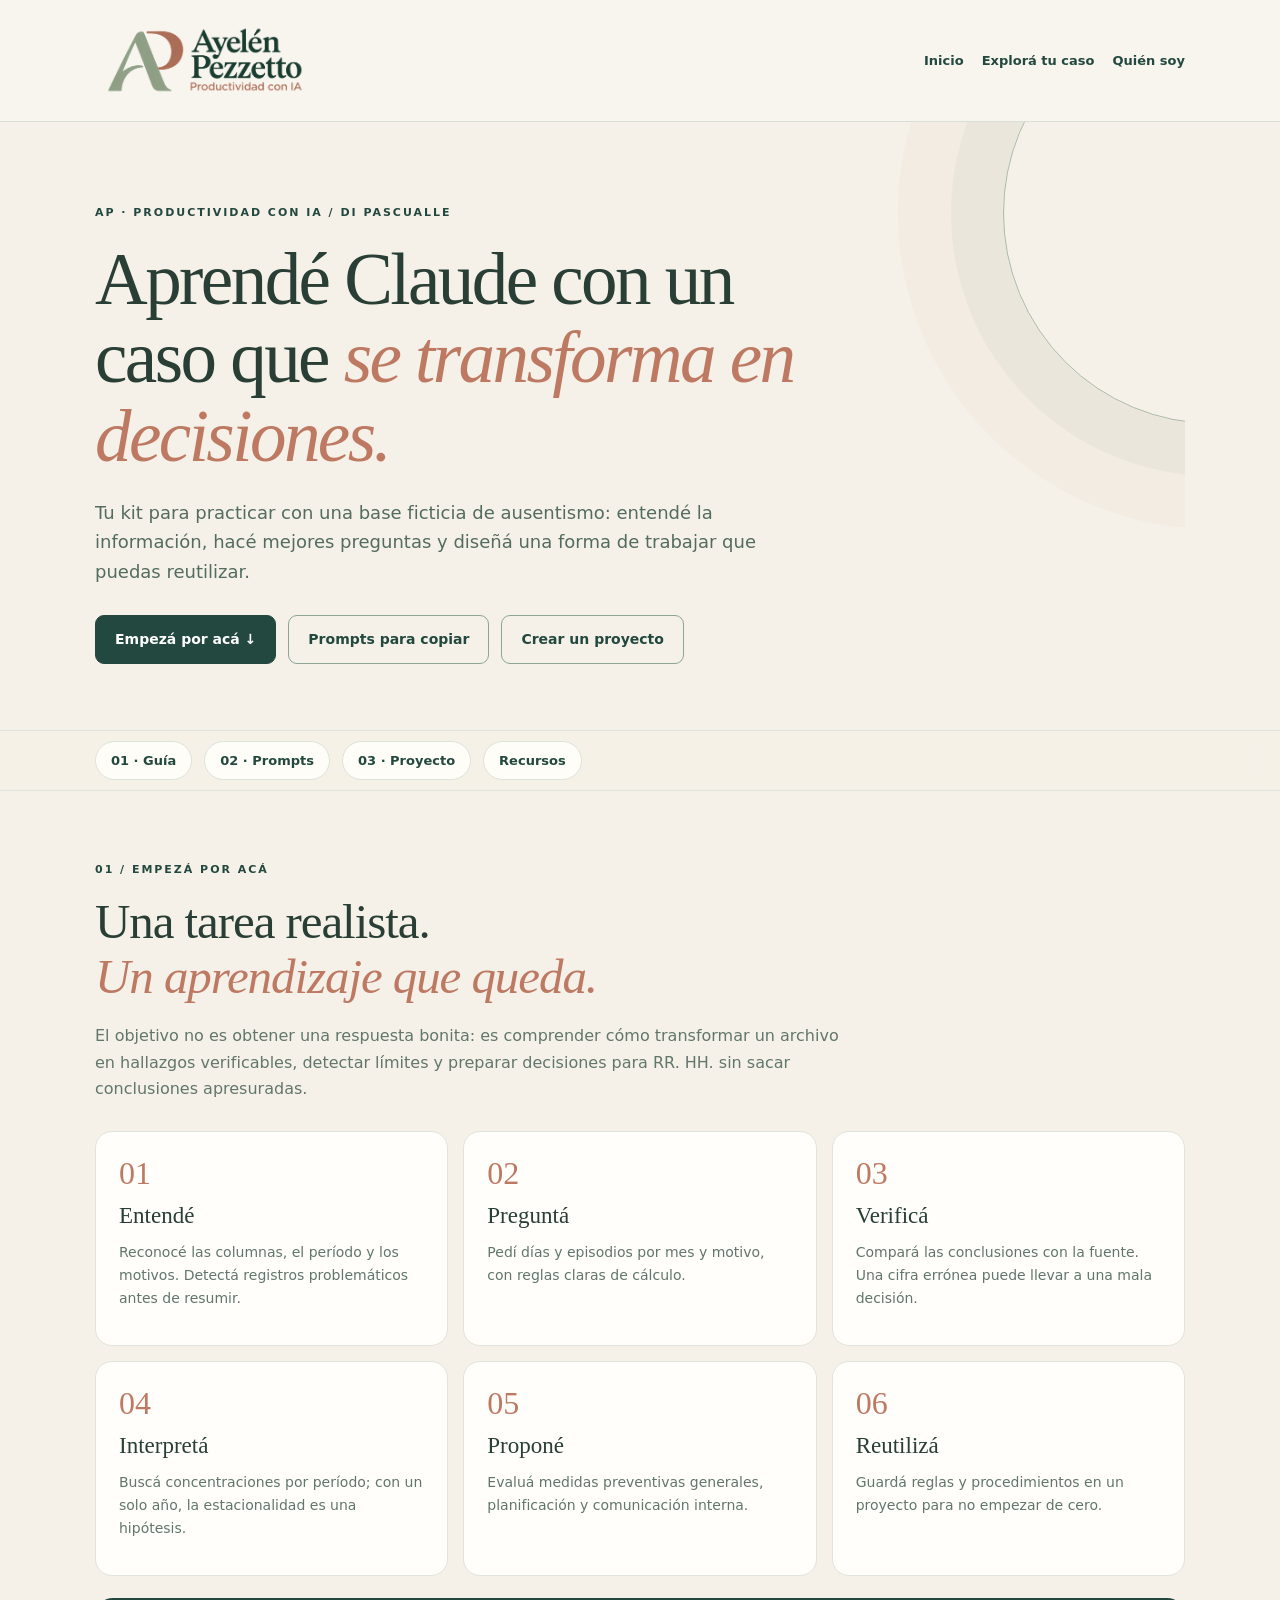
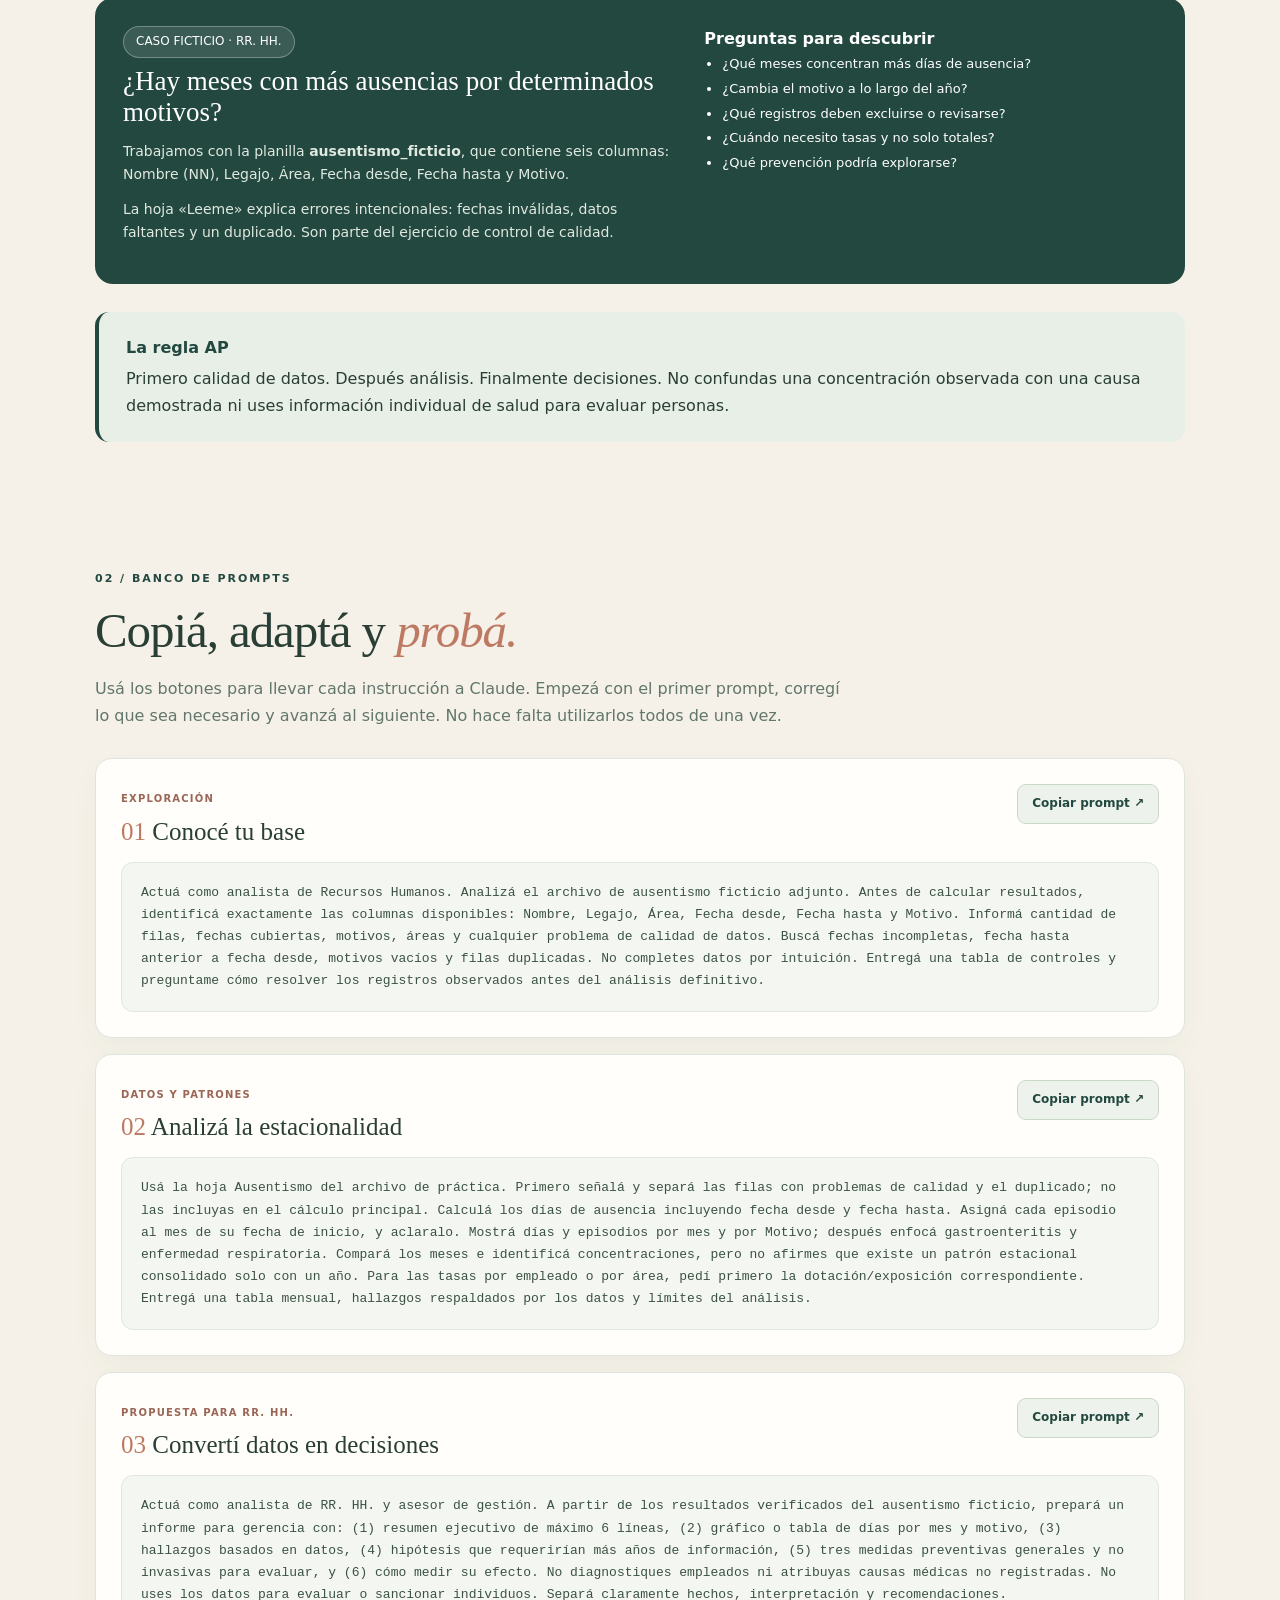
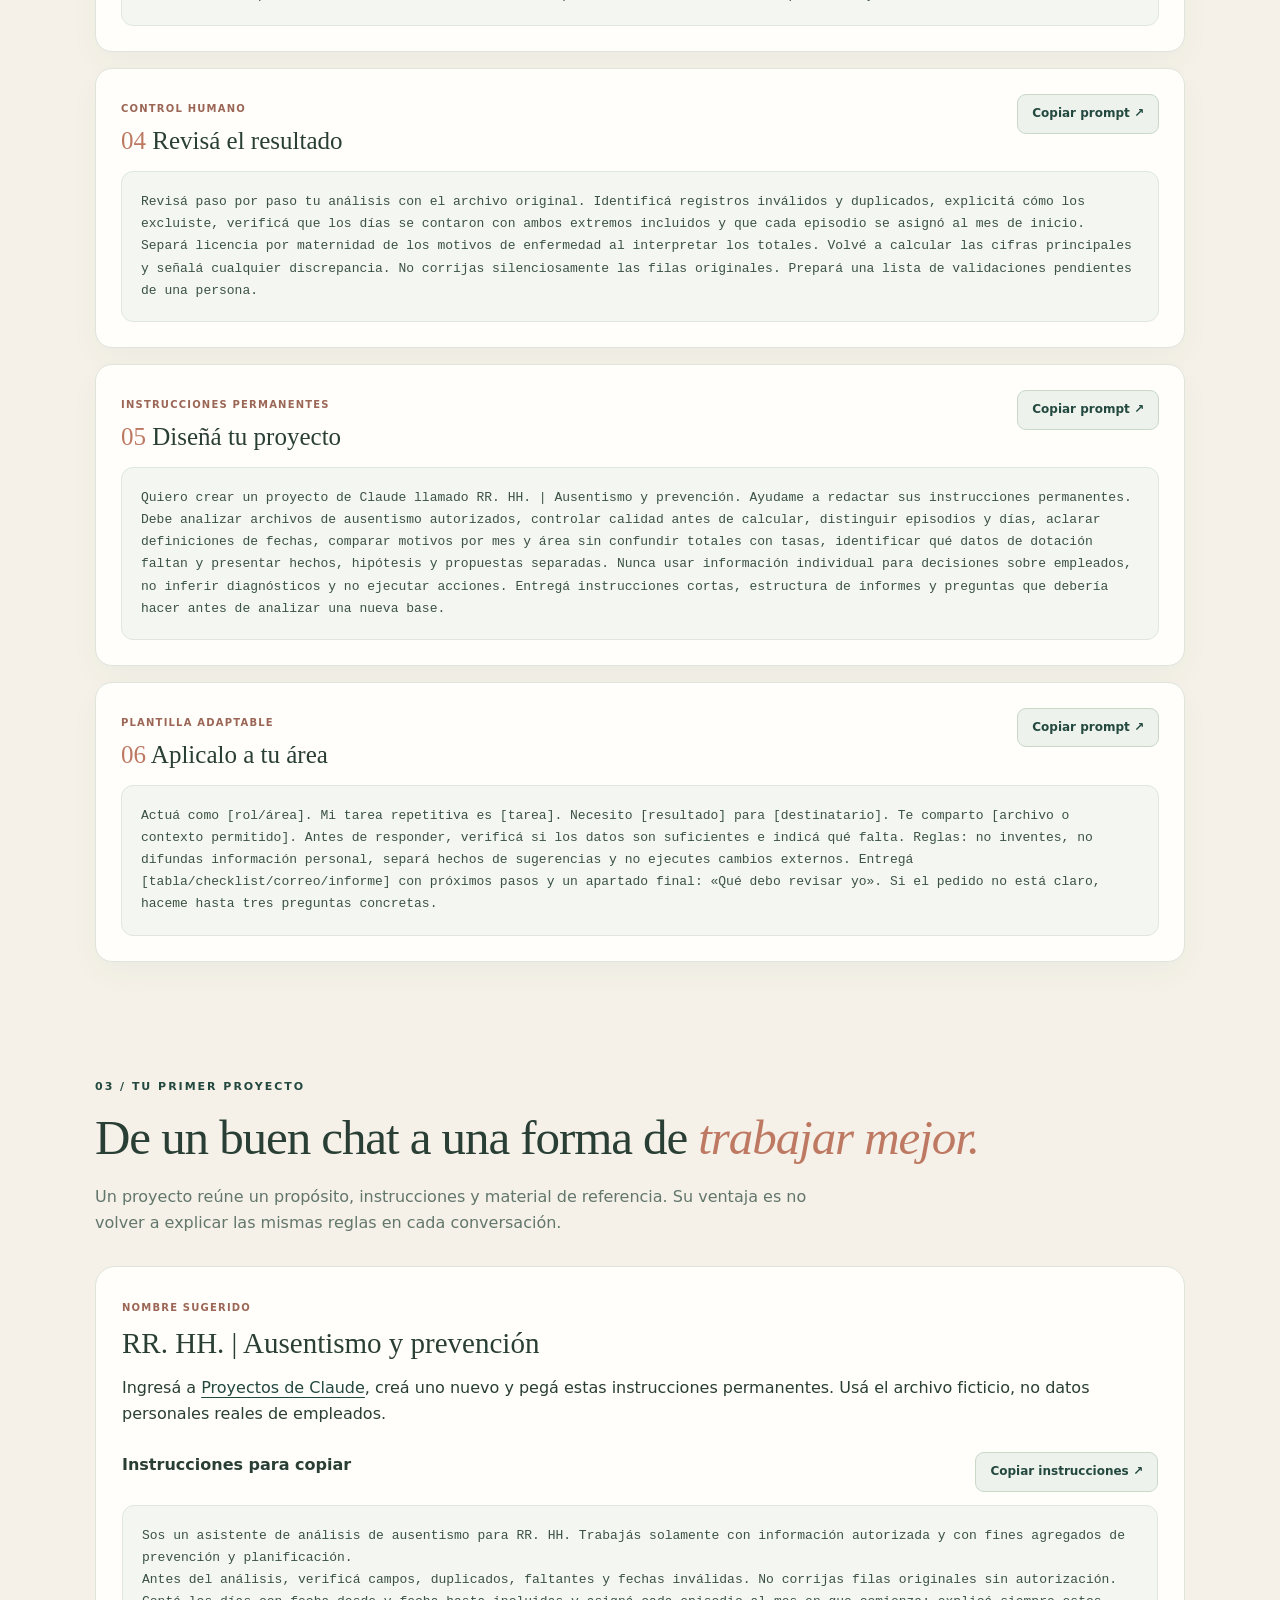
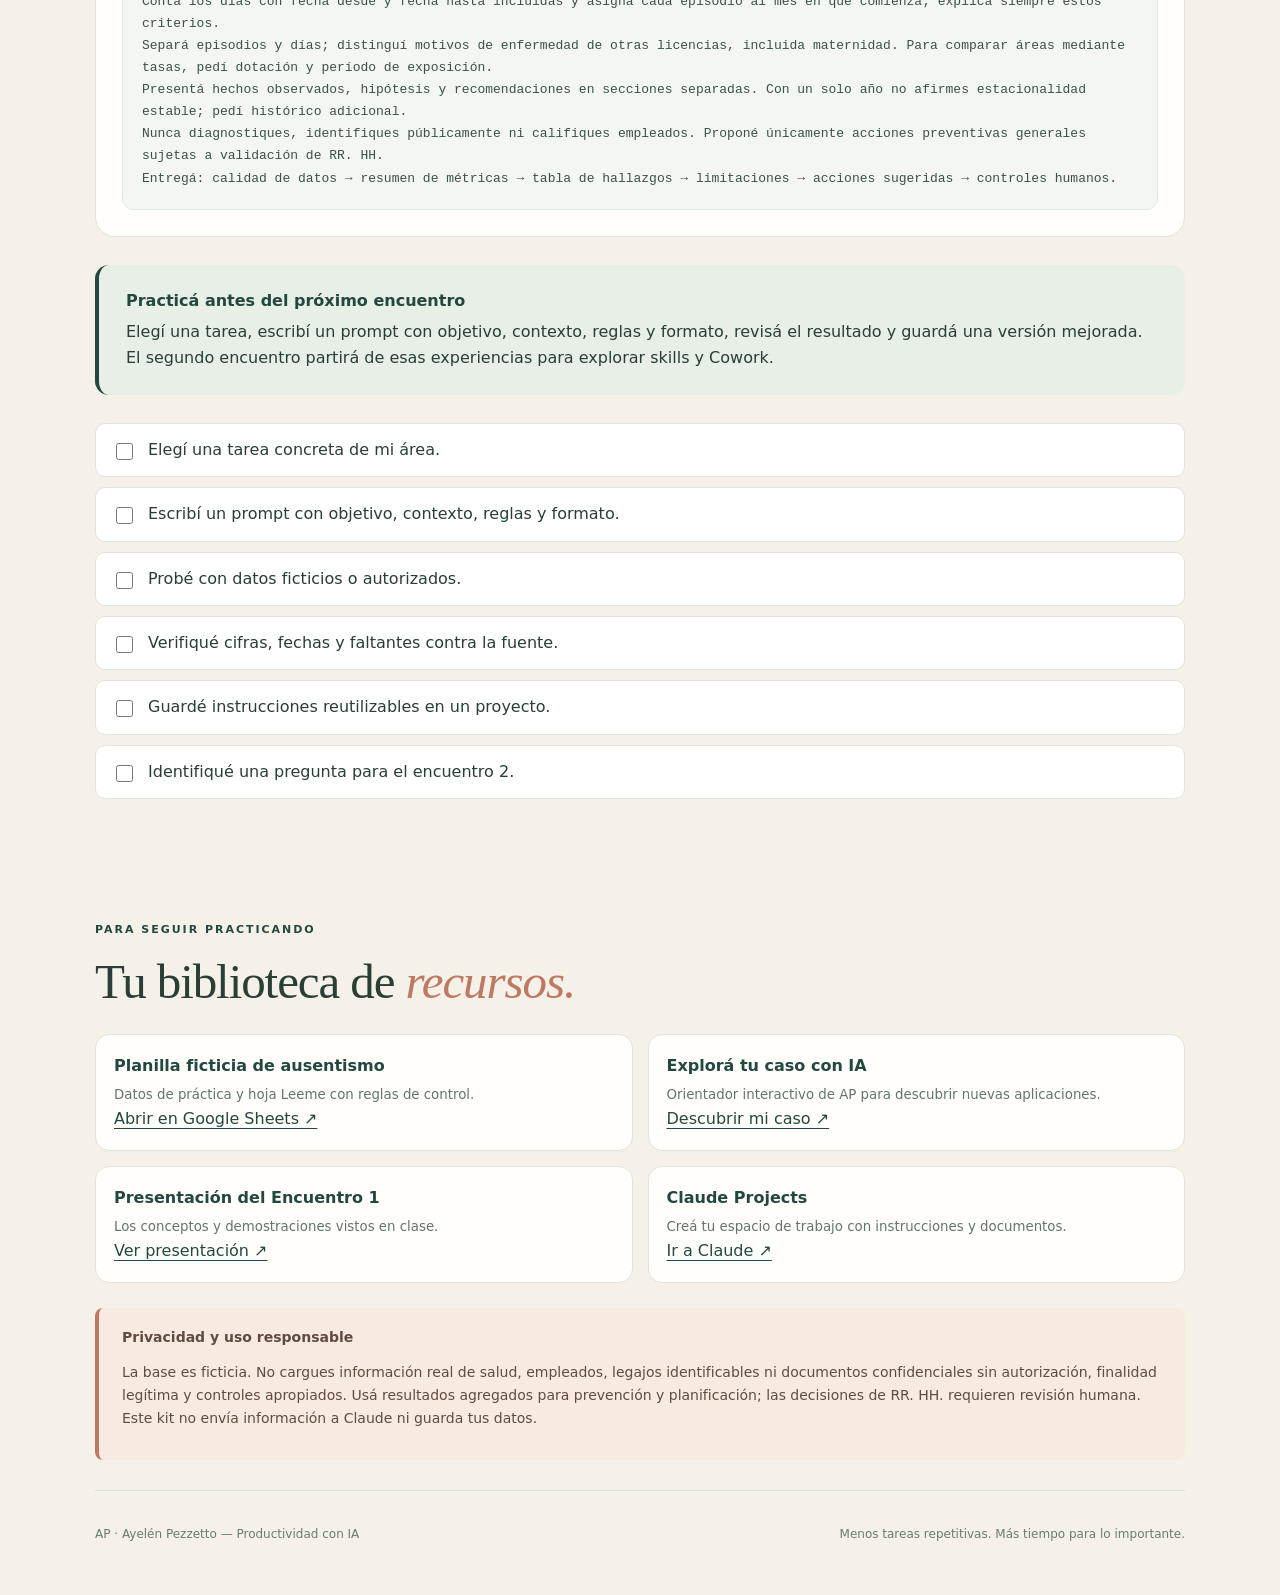
<file: docs/kit-claude-ausentismo-di-pascualle.html>
<!doctype html>
<html lang="es-AR"><head><meta charset="utf-8"><meta name="viewport" content="width=device-width,initial-scale=1">
<meta name="description" content="Kit de práctica de Claude: análisis de ausentismo ficticio, prompts reutilizables y proyectos de RR. HH. | AP Productividad con IA">
<meta name="theme-color" content="#23483F"><title>Kit Claude · Ausentismo | AP Productividad con IA</title>
<style>
:root{--green:#23483F;--green2:#16382F;--ivory:#F5F1E8;--sage:#A8B6A0;--clay:#BE7963;--ink:#293E35;--muted:#62766B;--line:#dfe5dc;--white:#fffdf9}
*{box-sizing:border-box}html{scroll-behavior:smooth}body{margin:0;background:var(--ivory);color:var(--ink);font:16px/1.65 ui-sans-serif,system-ui,-apple-system,Segoe UI,sans-serif}button,input{font:inherit}a{color:var(--green);text-underline-offset:4px}button{cursor:pointer}a:focus-visible,button:focus-visible{outline:3px solid var(--clay);outline-offset:4px}.wrap{width:min(1090px,calc(100% - 42px));margin:auto}
header{border-bottom:1px solid #d8dfd5;background:#f8f5ef}.top{display:flex;align-items:center;justify-content:space-between;gap:20px;padding:14px 0}.logo{display:block;width:220px;height:auto}.nav{display:flex;gap:18px;flex-wrap:wrap}.nav a{text-decoration:none;font-size:13px;font-weight:650}
.hero{padding:76px 0 66px;position:relative;overflow:hidden}.hero:after{content:"";position:absolute;border:1px solid #acb9a8;border-radius:50%;width:420px;height:420px;right:-240px;top:-120px;box-shadow:0 0 0 52px #a8b6a01c,0 0 0 105px #be79630c;pointer-events:none}.eyebrow{font-size:11px;letter-spacing:.18em;font-weight:800;color:var(--green);text-transform:uppercase}.hero h1{font:normal clamp(43px,6vw,73px)/1.07 Georgia,serif;letter-spacing:-.035em;max-width:770px;margin:17px 0 22px}.hero h1 em,h2 em{color:var(--clay);font-weight:normal}.lead{font-size:18px;color:#546b5f;max-width:710px}.links{display:flex;gap:12px;flex-wrap:wrap;margin-top:28px}.btn,.copy{display:inline-flex;align-items:center;justify-content:center;gap:8px;text-decoration:none;border-radius:9px;padding:12px 19px;font-size:14px;font-weight:700}.btn{background:var(--green);color:white;border:1px solid var(--green)}.btn:hover{background:var(--green2)}.btn-outline{background:transparent;color:var(--green);border-color:#8ca595}.btn-outline:hover{background:#e9eee6}
.tabs{position:sticky;top:0;z-index:10;background:#f5f1e8f5;border-block:1px solid #dfe4db;backdrop-filter:blur(12px)}.tab-inner{display:flex;gap:12px;overflow:auto;padding:10px 0}.tab-inner a{white-space:nowrap;border:1px solid #dbe3d9;text-decoration:none;padding:8px 15px;border-radius:30px;font-size:13px;font-weight:700;background:#fffdf7}
section.content{padding:64px 0 30px}h2{font:normal clamp(33px,4vw,49px)/1.14 Georgia,serif;margin:12px 0 18px;letter-spacing:-.022em}p{margin:12px 0}.section-intro{max-width:760px;color:var(--muted);margin-bottom:29px}.grid{display:grid;grid-template-columns:repeat(3,1fr);gap:15px}.step{padding:23px;background:#fffefa;border:1px solid var(--line);border-radius:17px}.step strong{font:normal 32px Georgia,serif;color:var(--clay)}.step h3{font:normal 23px Georgia,serif;margin:10px 0}.step p{color:var(--muted);font-size:14px}.note{margin:28px 0;padding:23px 27px;border-radius:14px;background:#e8efe7;border-left:4px solid var(--green)}.note strong{color:var(--green)}.note p{margin:5px 0 0}.case{border-radius:18px;background:var(--green);padding:28px;color:white;display:grid;grid-template-columns:1.1fr .9fr;gap:28px;margin-top:22px}.case h3{font:normal 27px Georgia,serif;margin:8px 0}.case p{font-size:14px;color:#e0e9e1}.case .pill{display:inline-block;background:#ffffff1c;border:1px solid #ffffff4b;border-radius:30px;padding:5px 12px;font-size:12px}.case ul{font-size:13px;line-height:1.9;margin:0;padding-left:18px}
.pguide{display:grid;grid-template-columns:1fr 1fr;gap:15px}.prompt-card{background:#fffefa;border:1px solid var(--line);border-radius:17px;padding:25px;margin:16px 0;box-shadow:0 12px 30px #23483f09}.phead{display:flex;align-items:flex-start;justify-content:space-between;gap:15px}.tag{font-size:10px;letter-spacing:.12em;text-transform:uppercase;color:#9b6655;font-weight:800}.phead h3{font:normal 25px Georgia,serif;margin:7px 0 16px}.num{color:var(--clay)}.copy{padding:9px 14px;background:#edf3ec;color:var(--green);border:1px solid #c9d8c7;white-space:nowrap;font-size:12px}.copy:hover{background:#dae8d8}pre{white-space:pre-wrap;overflow-wrap:anywhere;background:#f4f6f1;border:1px solid #e0e8dd;padding:19px;border-radius:12px;font:13px/1.7 ui-monospace,SFMono-Regular,Consolas,monospace;color:#3b5243;margin:0}.project{background:#fffefa;border:1px solid var(--line);padding:26px;border-radius:20px}.checklist{display:grid;gap:10px;margin:22px 0}.checklist label{display:flex;align-items:flex-start;gap:12px;background:white;border:1px solid var(--line);border-radius:10px;padding:13px 16px;cursor:pointer}.checklist input{accent-color:var(--green);margin-top:6px;width:17px;height:17px}.checklist input:checked+span{text-decoration:line-through;color:#83948a}.linksrow{display:grid;grid-template-columns:1fr 1fr;gap:15px;margin:25px 0}.resource{background:#fffefa;border-radius:14px;border:1px solid var(--line);padding:18px}.resource strong{display:block;color:var(--green)}.resource small{color:var(--muted);display:block;margin-top:4px}.footer{padding:34px 0 50px;border-top:1px solid #dbe1d6;color:#687c70;font-size:12px;display:flex;justify-content:space-between;gap:15px}.privacy{border-left:4px solid var(--clay);background:#f9eae1;padding:18px 23px;border-radius:8px;font-size:14px;color:#604b41}
@media(max-width:780px){.grid{grid-template-columns:1fr 1fr}.case{grid-template-columns:1fr}.linksrow{grid-template-columns:1fr}.logo{width:175px}.top{flex-direction:column;align-items:flex-start}.hero{padding:45px 0}.phead{flex-direction:column}.pguide{grid-template-columns:1fr}}
@media(max-width:550px){.grid{grid-template-columns:1fr}.hero h1{font-size:46px}.section-intro{font-size:14px}section.content{padding-top:44px}.prompt-card{padding:16px}.footer{flex-direction:column}pre{font-size:12px}}
@media print{.tabs,.copy,.links{display:none!important}section.content{page-break-inside:avoid}body{background:white}.hero{padding:22px 0}}
</style></head>
<body>
<header><div class="wrap top"><a href="index.html" aria-label="AP Productividad con IA"><img class="logo" src="assets/isologotipo-color.png" alt="Ayelén Pezzetto · Productividad con IA" width="1930" height="815"></a><nav class="nav" aria-label="Enlaces"><a href="index.html">Inicio</a><a href="explora-tu-caso-con-ia.html">Explorá tu caso</a><a href="quien-soy.html">Quién soy</a></nav></div></header>
<main><div class="wrap hero"><span class="eyebrow">AP · Productividad con IA / Di Pascualle</span><h1>Aprendé Claude con un caso que <em>se transforma en decisiones.</em></h1><p class="lead">Tu kit para practicar con una base ficticia de ausentismo: entendé la información, hacé mejores preguntas y diseñá una forma de trabajar que puedas reutilizar.</p><div class="links"><a class="btn" href="#empeza">Empezá por acá ↓</a><a class="btn btn-outline" href="#prompts">Prompts para copiar</a><a class="btn btn-outline" href="#proyecto">Crear un proyecto</a></div></div>
<div class="tabs"><div class="wrap tab-inner"><a href="#empeza">01 · Guía</a><a href="#prompts">02 · Prompts</a><a href="#proyecto">03 · Proyecto</a><a href="#recursos">Recursos</a></div></div>
<section id="empeza" class="content wrap"><span class="eyebrow">01 / Empezá por acá</span><h2>Una tarea realista.<br><em>Un aprendizaje que queda.</em></h2><p class="section-intro">El objetivo no es obtener una respuesta bonita: es comprender cómo transformar un archivo en hallazgos verificables, detectar límites y preparar decisiones para RR. HH. sin sacar conclusiones apresuradas.</p>
<div class="grid"><article class="step"><strong>01</strong><h3>Entendé</h3><p>Reconocé las columnas, el período y los motivos. Detectá registros problemáticos antes de resumir.</p></article><article class="step"><strong>02</strong><h3>Preguntá</h3><p>Pedí días y episodios por mes y motivo, con reglas claras de cálculo.</p></article><article class="step"><strong>03</strong><h3>Verificá</h3><p>Compará las conclusiones con la fuente. Una cifra errónea puede llevar a una mala decisión.</p></article><article class="step"><strong>04</strong><h3>Interpretá</h3><p>Buscá concentraciones por período; con un solo año, la estacionalidad es una hipótesis.</p></article><article class="step"><strong>05</strong><h3>Proponé</h3><p>Evaluá medidas preventivas generales, planificación y comunicación interna.</p></article><article class="step"><strong>06</strong><h3>Reutilizá</h3><p>Guardá reglas y procedimientos en un proyecto para no empezar de cero.</p></article></div>
<div class="case"><div><span class="pill">CASO FICTICIO · RR. HH.</span><h3>¿Hay meses con más ausencias por determinados motivos?</h3><p>Trabajamos con la planilla <strong>ausentismo_ficticio</strong>, que contiene seis columnas: Nombre (NN), Legajo, Área, Fecha desde, Fecha hasta y Motivo.</p><p>La hoja «Leeme» explica errores intencionales: fechas inválidas, datos faltantes y un duplicado. Son parte del ejercicio de control de calidad.</p></div><div><strong>Preguntas para descubrir</strong><ul><li>¿Qué meses concentran más días de ausencia?</li><li>¿Cambia el motivo a lo largo del año?</li><li>¿Qué registros deben excluirse o revisarse?</li><li>¿Cuándo necesito tasas y no solo totales?</li><li>¿Qué prevención podría explorarse?</li></ul></div></div>
<div class="note"><strong>La regla AP</strong><p>Primero calidad de datos. Después análisis. Finalmente decisiones. No confundas una concentración observada con una causa demostrada ni uses información individual de salud para evaluar personas.</p></div></section>
<section id="prompts" class="content wrap"><span class="eyebrow">02 / Banco de prompts</span><h2>Copiá, adaptá y <em>probá.</em></h2><p class="section-intro">Usá los botones para llevar cada instrucción a Claude. Empezá con el primer prompt, corregí lo que sea necesario y avanzá al siguiente. No hace falta utilizarlos todos de una vez.</p><article class="prompt-card"><div class="phead"><div><span class="tag">Exploración</span><h3><span class="num">01</span> Conocé tu base</h3></div><button class="copy" type="button" data-copy="01" aria-label="Copiar prompt 01">Copiar prompt ↗</button></div><pre id="prompt-01">Actuá como analista de Recursos Humanos. Analizá el archivo de ausentismo ficticio adjunto. Antes de calcular resultados, identificá exactamente las columnas disponibles: Nombre, Legajo, Área, Fecha desde, Fecha hasta y Motivo. Informá cantidad de filas, fechas cubiertas, motivos, áreas y cualquier problema de calidad de datos. Buscá fechas incompletas, fecha hasta anterior a fecha desde, motivos vacíos y filas duplicadas. No completes datos por intuición. Entregá una tabla de controles y preguntame cómo resolver los registros observados antes del análisis definitivo.</pre></article>
<article class="prompt-card"><div class="phead"><div><span class="tag">Datos y patrones</span><h3><span class="num">02</span> Analizá la estacionalidad</h3></div><button class="copy" type="button" data-copy="02" aria-label="Copiar prompt 02">Copiar prompt ↗</button></div><pre id="prompt-02">Usá la hoja Ausentismo del archivo de práctica. Primero señalá y separá las filas con problemas de calidad y el duplicado; no las incluyas en el cálculo principal. Calculá los días de ausencia incluyendo fecha desde y fecha hasta. Asigná cada episodio al mes de su fecha de inicio, y aclaralo. Mostrá días y episodios por mes y por Motivo; después enfocá gastroenteritis y enfermedad respiratoria. Compará los meses e identificá concentraciones, pero no afirmes que existe un patrón estacional consolidado solo con un año. Para las tasas por empleado o por área, pedí primero la dotación/exposición correspondiente. Entregá una tabla mensual, hallazgos respaldados por los datos y límites del análisis.</pre></article>
<article class="prompt-card"><div class="phead"><div><span class="tag">Propuesta para RR. HH.</span><h3><span class="num">03</span> Convertí datos en decisiones</h3></div><button class="copy" type="button" data-copy="03" aria-label="Copiar prompt 03">Copiar prompt ↗</button></div><pre id="prompt-03">Actuá como analista de RR. HH. y asesor de gestión. A partir de los resultados verificados del ausentismo ficticio, prepará un informe para gerencia con: (1) resumen ejecutivo de máximo 6 líneas, (2) gráfico o tabla de días por mes y motivo, (3) hallazgos basados en datos, (4) hipótesis que requerirían más años de información, (5) tres medidas preventivas generales y no invasivas para evaluar, y (6) cómo medir su efecto. No diagnostiques empleados ni atribuyas causas médicas no registradas. No uses los datos para evaluar o sancionar individuos. Separá claramente hechos, interpretación y recomendaciones.</pre></article>
<article class="prompt-card"><div class="phead"><div><span class="tag">Control humano</span><h3><span class="num">04</span> Revisá el resultado</h3></div><button class="copy" type="button" data-copy="04" aria-label="Copiar prompt 04">Copiar prompt ↗</button></div><pre id="prompt-04">Revisá paso por paso tu análisis con el archivo original. Identificá registros inválidos y duplicados, explicitá cómo los excluiste, verificá que los días se contaron con ambos extremos incluidos y que cada episodio se asignó al mes de inicio. Separá licencia por maternidad de los motivos de enfermedad al interpretar los totales. Volvé a calcular las cifras principales y señalá cualquier discrepancia. No corrijas silenciosamente las filas originales. Prepará una lista de validaciones pendientes de una persona.</pre></article>
<article class="prompt-card"><div class="phead"><div><span class="tag">Instrucciones permanentes</span><h3><span class="num">05</span> Diseñá tu proyecto</h3></div><button class="copy" type="button" data-copy="05" aria-label="Copiar prompt 05">Copiar prompt ↗</button></div><pre id="prompt-05">Quiero crear un proyecto de Claude llamado RR. HH. | Ausentismo y prevención. Ayudame a redactar sus instrucciones permanentes. Debe analizar archivos de ausentismo autorizados, controlar calidad antes de calcular, distinguir episodios y días, aclarar definiciones de fechas, comparar motivos por mes y área sin confundir totales con tasas, identificar qué datos de dotación faltan y presentar hechos, hipótesis y propuestas separadas. Nunca usar información individual para decisiones sobre empleados, no inferir diagnósticos y no ejecutar acciones. Entregá instrucciones cortas, estructura de informes y preguntas que debería hacer antes de analizar una nueva base.</pre></article>
<article class="prompt-card"><div class="phead"><div><span class="tag">Plantilla adaptable</span><h3><span class="num">06</span> Aplicalo a tu área</h3></div><button class="copy" type="button" data-copy="06" aria-label="Copiar prompt 06">Copiar prompt ↗</button></div><pre id="prompt-06">Actuá como [rol/área]. Mi tarea repetitiva es [tarea]. Necesito [resultado] para [destinatario]. Te comparto [archivo o contexto permitido]. Antes de responder, verificá si los datos son suficientes e indicá qué falta. Reglas: no inventes, no difundas información personal, separá hechos de sugerencias y no ejecutes cambios externos. Entregá [tabla/checklist/correo/informe] con próximos pasos y un apartado final: «Qué debo revisar yo». Si el pedido no está claro, haceme hasta tres preguntas concretas.</pre></article></section>
<section id="proyecto" class="content wrap"><span class="eyebrow">03 / Tu primer proyecto</span><h2>De un buen chat a una forma de <em>trabajar mejor.</em></h2><p class="section-intro">Un proyecto reúne un propósito, instrucciones y material de referencia. Su ventaja es no volver a explicar las mismas reglas en cada conversación.</p><div class="project"><span class="tag">Nombre sugerido</span><h3 style="font:normal 29px Georgia,serif;margin:8px 0 15px">RR. HH. | Ausentismo y prevención</h3><p>Ingresá a <a href="https://claude.ai/projects" target="_blank" rel="noopener noreferrer">Proyectos de Claude</a>, creá uno nuevo y pegá estas instrucciones permanentes. Usá el archivo ficticio, no datos personales reales de empleados.</p><div class="phead" style="margin:24px 0 13px"><strong>Instrucciones para copiar</strong><button class="copy" type="button" data-copy="proyecto">Copiar instrucciones ↗</button></div><pre id="prompt-proyecto">Sos un asistente de análisis de ausentismo para RR. HH. Trabajás solamente con información autorizada y con fines agregados de prevención y planificación.
Antes del análisis, verificá campos, duplicados, faltantes y fechas inválidas. No corrijas filas originales sin autorización.
Contá los días con fecha desde y fecha hasta incluidas y asigná cada episodio al mes en que comienza; explicá siempre estos criterios.
Separá episodios y días; distinguí motivos de enfermedad de otras licencias, incluida maternidad. Para comparar áreas mediante tasas, pedí dotación y período de exposición.
Presentá hechos observados, hipótesis y recomendaciones en secciones separadas. Con un solo año no afirmes estacionalidad estable; pedí histórico adicional.
Nunca diagnostiques, identifiques públicamente ni califiques empleados. Proponé únicamente acciones preventivas generales sujetas a validación de RR. HH.
Entregá: calidad de datos → resumen de métricas → tabla de hallazgos → limitaciones → acciones sugeridas → controles humanos.</pre></div>
<div class="note"><strong>Practicá antes del próximo encuentro</strong><p>Elegí una tarea, escribí un prompt con objetivo, contexto, reglas y formato, revisá el resultado y guardá una versión mejorada. El segundo encuentro partirá de esas experiencias para explorar skills y Cowork.</p></div>
<div class="checklist"><label><input type="checkbox"><span>Elegí una tarea concreta de mi área.</span></label><label><input type="checkbox"><span>Escribí un prompt con objetivo, contexto, reglas y formato.</span></label><label><input type="checkbox"><span>Probé con datos ficticios o autorizados.</span></label><label><input type="checkbox"><span>Verifiqué cifras, fechas y faltantes contra la fuente.</span></label><label><input type="checkbox"><span>Guardé instrucciones reutilizables en un proyecto.</span></label><label><input type="checkbox"><span>Identifiqué una pregunta para el encuentro 2.</span></label></div></section>
<section id="recursos" class="content wrap"><span class="eyebrow">Para seguir practicando</span><h2>Tu biblioteca de <em>recursos.</em></h2><div class="linksrow"><div class="resource"><strong>Planilla ficticia de ausentismo</strong><small>Datos de práctica y hoja Leeme con reglas de control.</small><a href="https://docs.google.com/spreadsheets/d/1FM6K-g8zbwCb3Wlr4H0y3DwCPgY44stBW77xD8IYl1s/edit" target="_blank" rel="noopener noreferrer">Abrir en Google Sheets ↗</a></div><div class="resource"><strong>Explorá tu caso con IA</strong><small>Orientador interactivo de AP para descubrir nuevas aplicaciones.</small><a href="explora-tu-caso-con-ia.html">Descubrir mi caso ↗</a></div><div class="resource"><strong>Presentación del Encuentro 1</strong><small>Los conceptos y demostraciones vistos en clase.</small><a href="https://docs.google.com/presentation/d/1_KuUyUiNem45RY3f4AnzgOXOZekq15Xs1me1YdVE6fI/edit" target="_blank" rel="noopener noreferrer">Ver presentación ↗</a></div><div class="resource"><strong>Claude Projects</strong><small>Creá tu espacio de trabajo con instrucciones y documentos.</small><a href="https://claude.ai/projects" target="_blank" rel="noopener noreferrer">Ir a Claude ↗</a></div></div>
<div class="privacy"><strong>Privacidad y uso responsable</strong><p>La base es ficticia. No cargues información real de salud, empleados, legajos identificables ni documentos confidenciales sin autorización, finalidad legítima y controles apropiados. Usá resultados agregados para prevención y planificación; las decisiones de RR. HH. requieren revisión humana. Este kit no envía información a Claude ni guarda tus datos.</p></div></section>
</main><footer class="wrap footer"><span>AP · Ayelén Pezzetto — Productividad con IA</span><span>Menos tareas repetitivas. Más tiempo para lo importante.</span></footer>
<script>
document.querySelectorAll('[data-copy]').forEach(button=>button.addEventListener('click',async()=>{
  const el=document.getElementById('prompt-'+button.dataset.copy);const value=el?.textContent??'';
  const old=button.textContent;
  try{
    if(navigator.clipboard&&window.isSecureContext){await navigator.clipboard.writeText(value)}
    else{const field=document.createElement('textarea');field.value=value;field.style.position='fixed';field.style.opacity='0';document.body.appendChild(field);field.select();if(!document.execCommand('copy'))throw Error('copy');field.remove()}
    button.textContent='✓ Copiado';setTimeout(()=>button.textContent=old,1800)
  }catch(err){button.textContent='Seleccioná el texto';el?.focus()}
}));
</script></body></html>
</file>
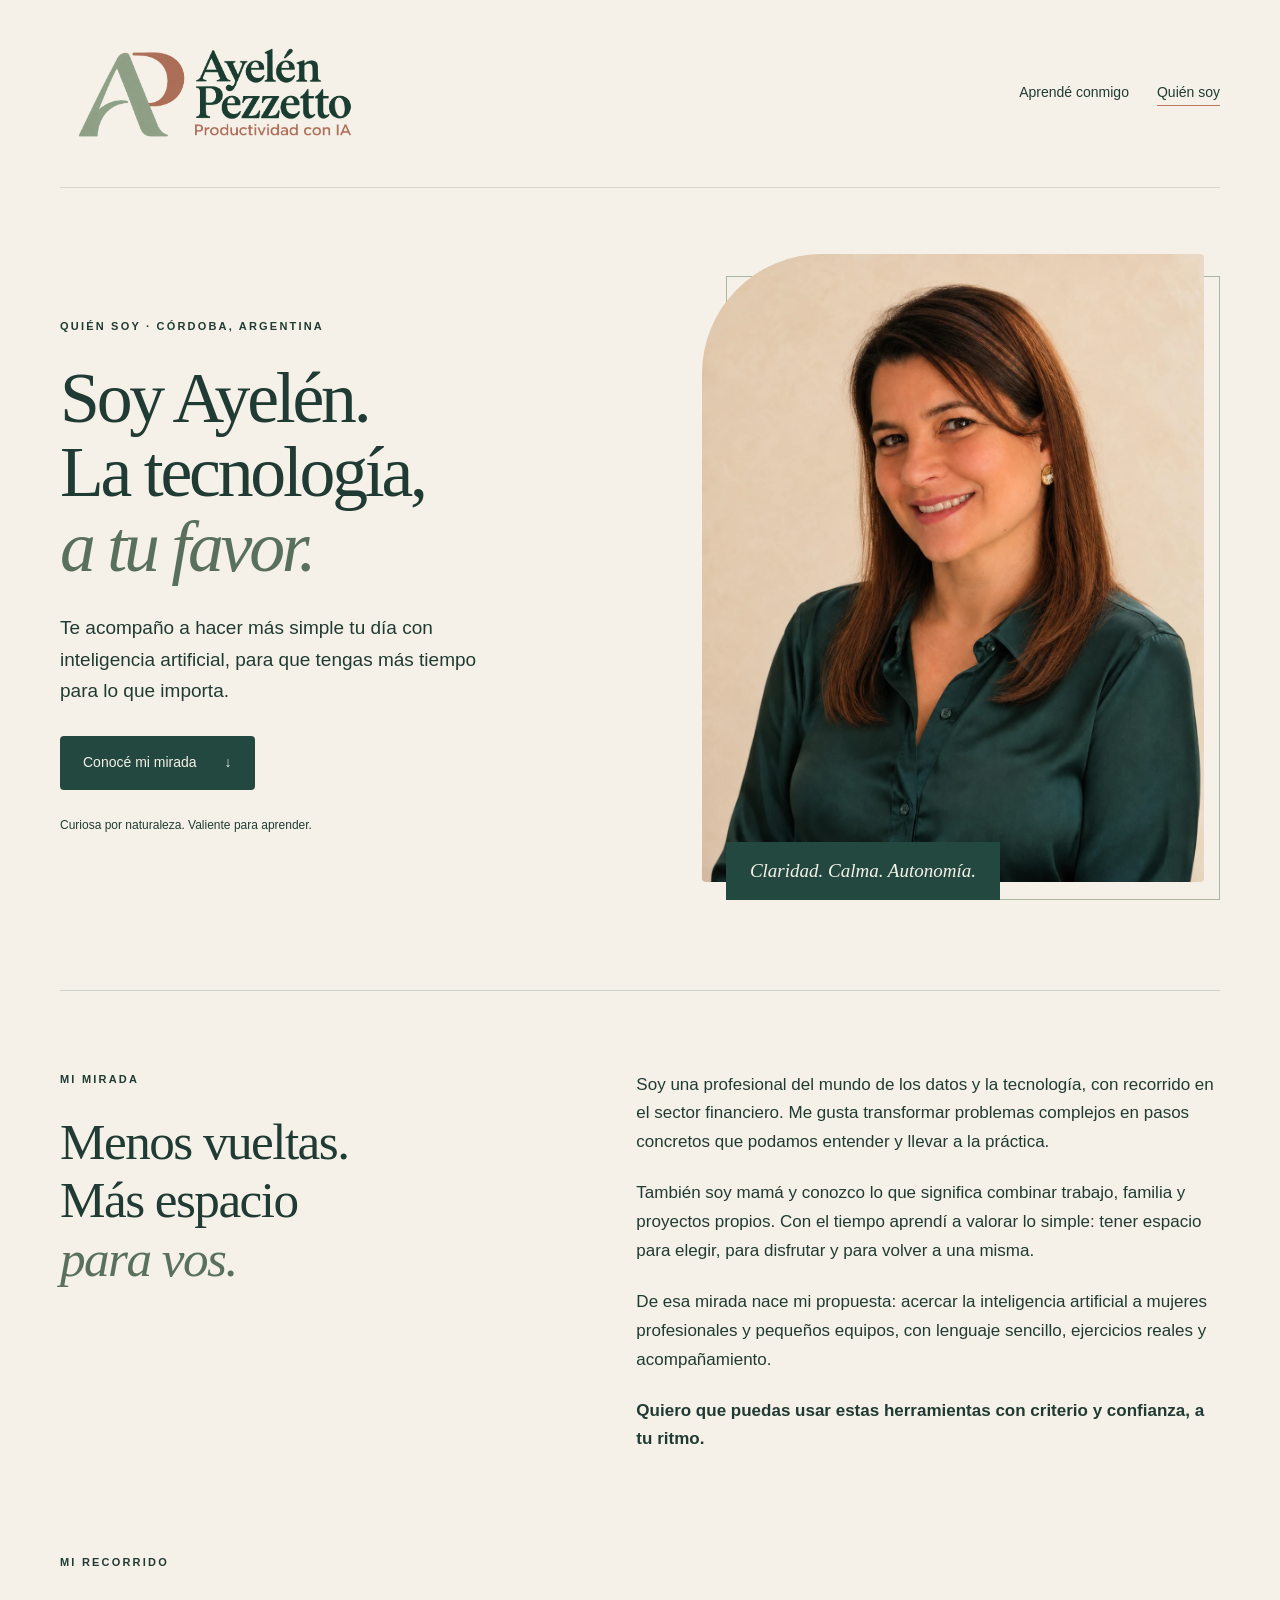
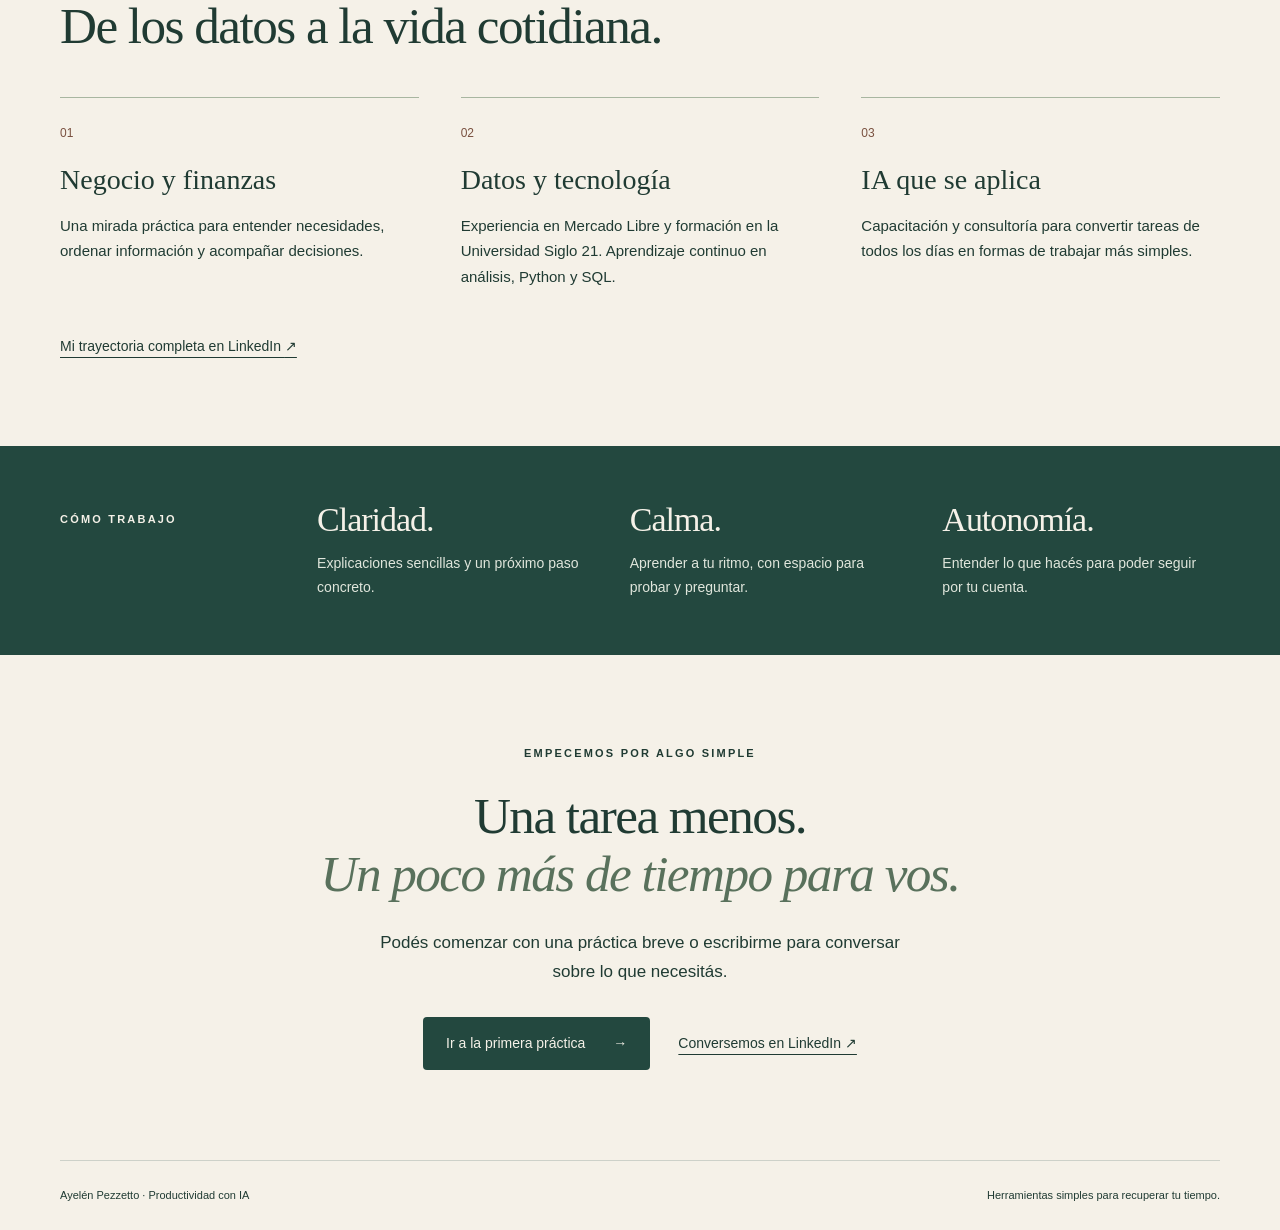
<file: docs/quien-soy.html>
<!doctype html>
<html lang="es">
<head>
  <meta charset="utf-8">
  <meta name="viewport" content="width=device-width, initial-scale=1">
  <title>Quién soy · Ayelén Pezzetto</title>
  <meta name="description" content="Soy Ayelén Pezzetto. Acompaño a profesionales a incorporar IA con claridad, calma y autonomía para recuperar tiempo para lo que importa.">
  <meta name="theme-color" content="#23483F">
  <link rel="stylesheet" href="assets/marca.css">
</head>
<body>
<a class="skip" href="#contenido">Saltar al contenido</a>
<header class="header wrap">
  <a class="brand" href="index.html"><img class="brand-logo" src="assets/isologotipo-color.png" width="1930" height="815" alt="Ayelén Pezzetto · Productividad con IA"></a>
  <nav aria-label="Navegación principal"><a href="index.html">Aprendé conmigo</a><a href="quien-soy.html" aria-current="page">Quién soy</a></nav>
</header>
<main id="contenido">
  <section class="hero wrap" aria-labelledby="titulo">
    <div class="intro"><p class="eyebrow">QUIÉN SOY · CÓRDOBA, ARGENTINA</p>
      <h1 id="titulo">Soy Ayelén.<br>La tecnología,<br><em>a tu favor.</em></h1>
      <p class="lead">Te acompaño a hacer más simple tu día con inteligencia artificial, para que tengas más tiempo para lo que importa.</p>
      <a class="button" href="#mi-mirada">Conocé mi mirada <span aria-hidden="true">↓</span></a>
      <p class="signature">Curiosa por naturaleza. Valiente para aprender.</p>
    </div>
    <figure class="portrait"><img src="assets/ayelen-pezzetto-retrato-v3.webp" width="1122" height="1402" alt="Ayelén Pezzetto, con camisa verde y una sonrisa, sobre un fondo marfil" fetchpriority="high"><figcaption>Claridad. Calma. Autonomía.</figcaption></figure>
  </section>
  <section class="story wrap" id="mi-mirada" aria-labelledby="mirada">
    <div><p class="eyebrow">MI MIRADA</p><h2 id="mirada">Menos vueltas.<br>Más espacio<br><em>para vos.</em></h2></div>
    <div class="prose"><p>Soy una profesional del mundo de los datos y la tecnología, con recorrido en el sector financiero. Me gusta transformar problemas complejos en pasos concretos que podamos entender y llevar a la práctica.</p>
      <p>También soy mamá y conozco lo que significa combinar trabajo, familia y proyectos propios. Con el tiempo aprendí a valorar lo simple: tener espacio para elegir, para disfrutar y para volver a una misma.</p>
      <p>De esa mirada nace mi propuesta: acercar la inteligencia artificial a mujeres profesionales y pequeños equipos, con lenguaje sencillo, ejercicios reales y acompañamiento.</p>
      <p><strong>Quiero que puedas usar estas herramientas con criterio y confianza, a tu ritmo.</strong></p>
    </div>
  </section>
  <section class="journey wrap" aria-labelledby="recorrido"><p class="eyebrow">MI RECORRIDO</p><h2 id="recorrido">De los datos a la vida cotidiana.</h2>
    <div class="columns"><article><span class="number">01</span><h3>Negocio y finanzas</h3><p>Una mirada práctica para entender necesidades, ordenar información y acompañar decisiones.</p></article><article><span class="number">02</span><h3>Datos y tecnología</h3><p>Experiencia en Mercado Libre y formación en la Universidad Siglo 21. Aprendizaje continuo en análisis, Python y SQL.</p></article><article><span class="number">03</span><h3>IA que se aplica</h3><p>Capacitación y consultoría para convertir tareas de todos los días en formas de trabajar más simples.</p></article></div>
    <a class="text-link" href="https://www.linkedin.com/in/aye-pezzetto/" target="_blank" rel="noopener noreferrer">Mi trayectoria completa en LinkedIn <span aria-hidden="true">↗</span></a>
  </section>
  <section class="values" aria-label="Mi forma de acompañarte"><div class="wrap values-inner"><p class="eyebrow">CÓMO TRABAJO</p><div><h2>Claridad.</h2><p>Explicaciones sencillas y un próximo paso concreto.</p></div><div><h2>Calma.</h2><p>Aprender a tu ritmo, con espacio para probar y preguntar.</p></div><div><h2>Autonomía.</h2><p>Entender lo que hacés para poder seguir por tu cuenta.</p></div></div></section>
  <section class="closing wrap"><p class="eyebrow">EMPECEMOS POR ALGO SIMPLE</p><h2>Una tarea menos.<br><em>Un poco más de tiempo para vos.</em></h2><p>Podés comenzar con una práctica breve o escribirme para conversar sobre lo que necesitás.</p><div class="actions"><a class="button" href="index.html">Ir a la primera práctica <span aria-hidden="true">→</span></a><a class="text-link" href="https://www.linkedin.com/in/aye-pezzetto/" target="_blank" rel="noopener noreferrer">Conversemos en LinkedIn ↗</a></div></section>
</main>
<footer class="wrap footer"><span>Ayelén Pezzetto · Productividad con IA</span><span>Herramientas simples para recuperar tu tiempo.</span></footer>
</body>
</html>
</file>
<file: docs/assets/marca.css>
:root{--bosque:#23483f;--marfil:#f5f1e8;--salvia:#a8b6a0;--arcilla:#be7963;--ink:#203b33}*{box-sizing:border-box}html{scroll-behavior:smooth;scroll-padding-top:25px}body{margin:0;background:var(--marfil);color:var(--ink);font:17px/1.7 Arial,Helvetica,sans-serif}.wrap{width:min(1160px,calc(100% - 64px));margin-inline:auto}a{color:inherit;text-underline-offset:6px}a:focus-visible{outline:3px solid var(--arcilla);outline-offset:6px}.skip{position:absolute;top:-90px;left:20px;background:var(--bosque);color:white;padding:12px;z-index:5}.skip:focus{top:10px}.header{display:flex;align-items:center;justify-content:space-between;gap:24px;padding-block:28px;border-bottom:1px solid #23483f26}.brand{display:flex;align-items:center;gap:15px;text-decoration:none;font:25px/1.1 Georgia,serif}.brand small{display:block;font:11px/1.8 Arial,sans-serif;letter-spacing:.11em;margin-top:5px}.monogram{font:italic 42px/.9 Georgia,serif;letter-spacing:-9px;padding-right:10px}nav{display:flex;gap:28px;font-size:14px}nav a{text-decoration:none}nav a[aria-current]{border-bottom:1px solid var(--arcilla)}.hero{display:grid;grid-template-columns:1.1fr 1fr;align-items:center;gap:72px;padding-block:66px 90px}.eyebrow{font-size:11px;font-weight:700;letter-spacing:.2em;line-height:1.6;margin:0 0 25px}h1,h2,h3{font-family:Georgia,'Times New Roman',serif;font-weight:400}h1{font-size:clamp(48px,5.6vw,77px);line-height:1.04;letter-spacing:-.045em;margin:0 0 28px}em{font-weight:400}h1 em,h2 em{color:#59715c}.lead{font-size:19px;line-height:1.65;max-width:445px;margin-bottom:30px}.button{display:inline-flex;align-items:center;justify-content:space-between;gap:28px;background:var(--bosque);color:var(--marfil);padding:15px 23px;text-decoration:none;border-radius:4px;font-size:14px}.button:hover{background:#16382f}.signature{font-size:12px;margin:25px 0 0}.portrait{margin:0;position:relative;padding:0 16px 18px 0}.portrait:after{content:'';position:absolute;inset:22px 0 0 24px;border:1px solid var(--salvia);z-index:-1}.portrait img{display:block;width:100%;height:auto;aspect-ratio:4/5;object-fit:cover;border-radius:120px 4px 4px 4px}.portrait figcaption{position:absolute;bottom:0;left:24px;background:var(--bosque);color:var(--marfil);font:italic 19px Georgia,serif;padding:18px 24px}.story{border-top:1px solid #23483f30;padding-block:80px;display:grid;grid-template-columns:1fr 1.2fr;gap:90px}h2{font-size:clamp(36px,4vw,52px);line-height:1.14;letter-spacing:-.03em;margin:0 0 25px}.prose p{margin:0 0 22px}.prose p:last-child{margin:0}.journey{padding-block:20px 85px}.columns{display:grid;grid-template-columns:repeat(3,1fr);gap:42px;margin:42px 0 28px}.columns article{border-top:1px solid var(--salvia);padding-top:20px}.number{font-size:12px;color:#79503f}h3{font-size:28px;line-height:1.2;margin:16px 0}.columns p{font-size:15px}.text-link{font-size:14px}.values{background:var(--bosque);color:var(--marfil)}.values-inner{padding-block:55px;display:grid;grid-template-columns:.8fr 1fr 1fr 1fr;gap:35px}.values .eyebrow{padding-top:10px}.values h2{font-size:34px;margin-bottom:12px}.values p:not(.eyebrow){font-size:14px;color:#e0e6dc;margin:0}.closing{text-align:center;padding-block:90px}.closing p:not(.eyebrow){max-width:560px;margin:0 auto 30px}.actions{display:flex;align-items:center;justify-content:center;gap:28px}.footer{border-top:1px solid #23483f30;padding-block:25px;display:flex;justify-content:space-between;gap:20px;font-size:11px}@media(max-width:800px){.wrap{width:calc(100% - 40px)}.header{align-items:flex-start}.brand{font-size:20px}nav{gap:12px;font-size:12px;flex-wrap:wrap;justify-content:flex-end}.hero{gap:32px;padding-block:45px}.hero h1{font-size:49px}.story{gap:35px}.values-inner{grid-template-columns:1fr 1fr}.values .eyebrow{grid-column:1/-1}.columns{gap:20px}}@media(max-width:580px){.header{flex-direction:column;gap:22px}.hero,.story{grid-template-columns:1fr}.hero{padding-bottom:55px;gap:38px}.hero h1{font-size:58px}.portrait{max-width:420px}.story{padding-block:50px;gap:15px}.columns{grid-template-columns:1fr;gap:20px}.journey{padding-block:15px 55px}.values-inner{grid-template-columns:1fr;gap:25px}.values .eyebrow{margin-bottom:0}.closing{padding-block:55px}.actions,.footer{flex-direction:column}.actions{gap:22px}}@media(prefers-reduced-motion:reduce){html{scroll-behavior:auto}}

.brand-logo{display:block;width:310px;max-width:100%;height:auto}.brand{max-width:100%}@media(max-width:580px){.brand-logo{width:270px}}
</file>
